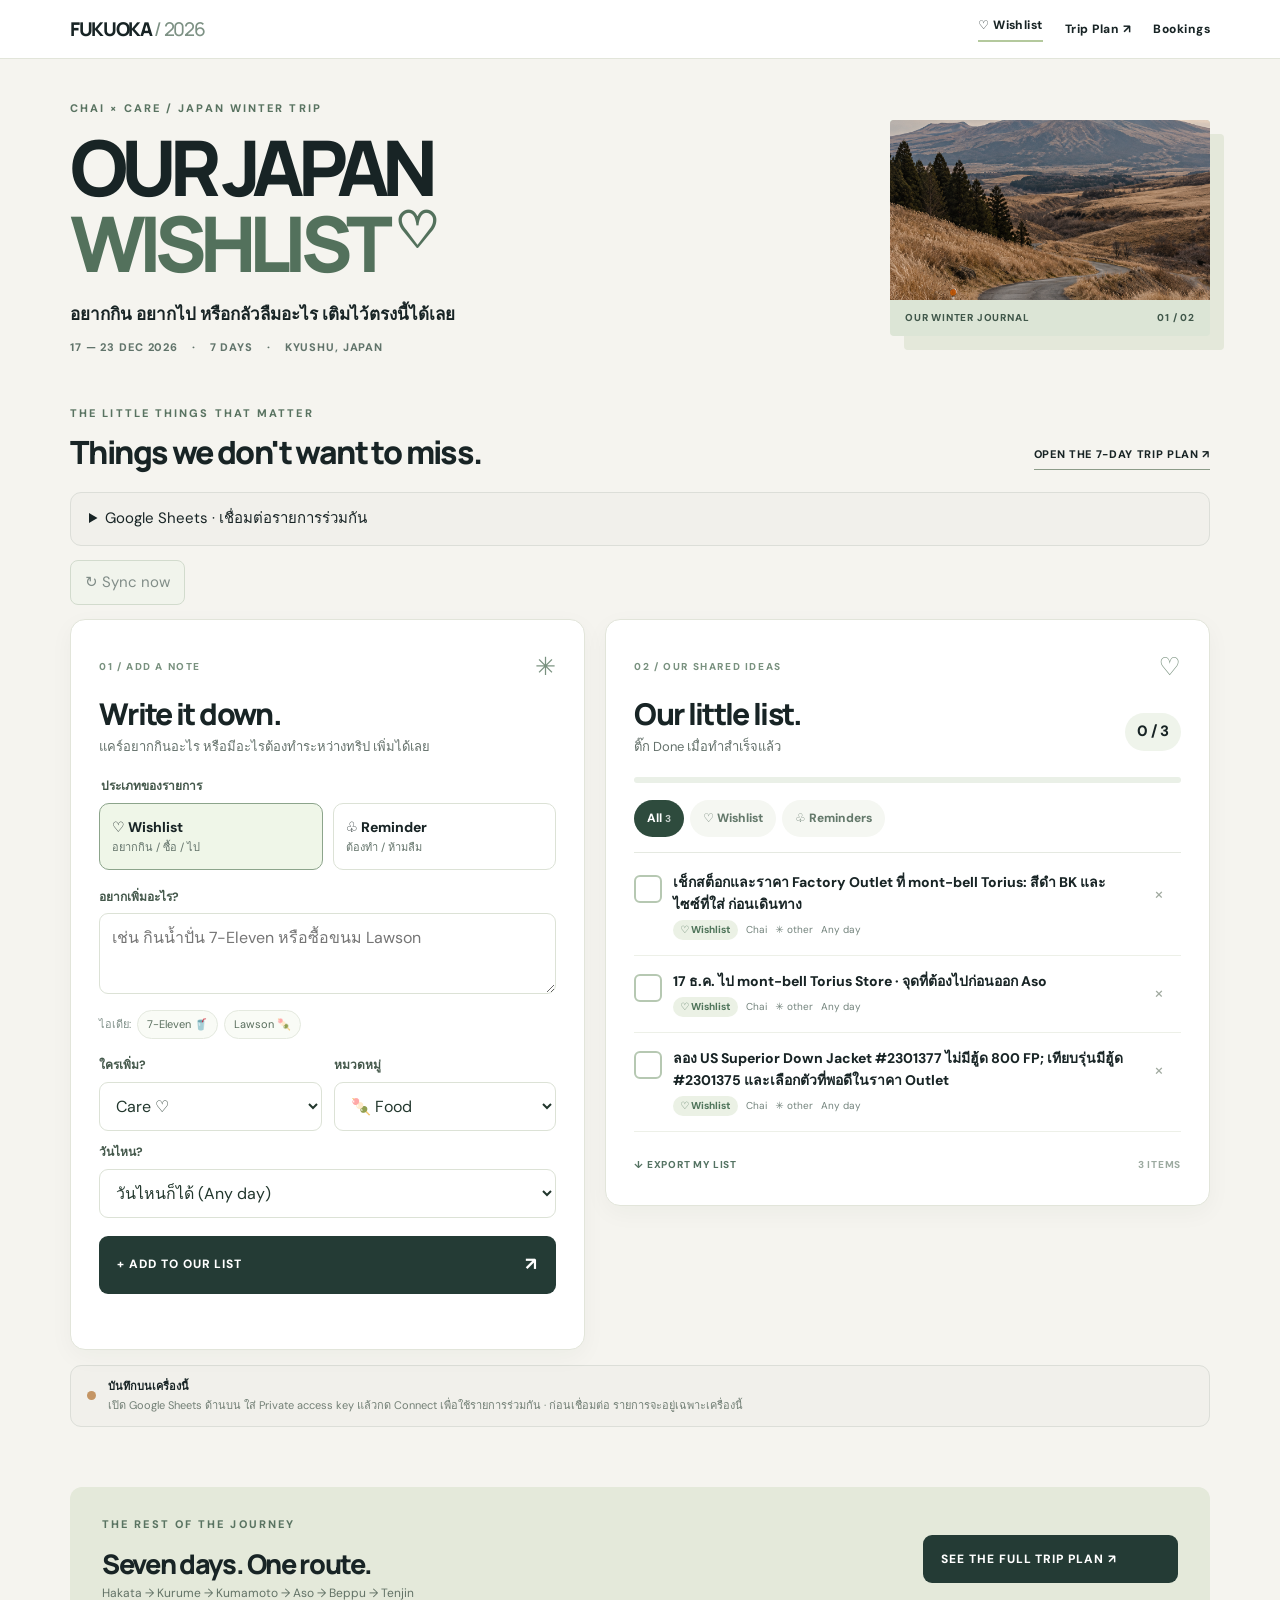
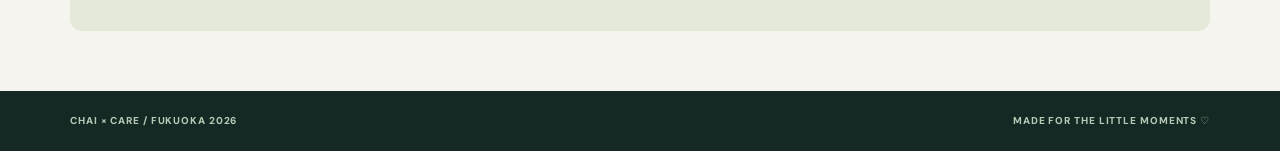
<file: index.html>
<!doctype html>
<html lang="th">
<head>
<meta charset="utf-8">
<meta name="viewport" content="width=device-width, initial-scale=1">
<meta name="theme-color" content="#101a1b">
<meta name="description" content="Our Wishlist — สิ่งที่ Chai และ Care อยากกิน อยากไป และต้องไม่ลืมในทริป Fukuoka 2026">
<title>Our Wishlist ♡ · Fukuoka 2026</title>
<link rel="stylesheet" href="home.css?v=20261112-sync4">
<script>
(function () {
  const p=new URLSearchParams(location.search);
  const legacy=['#itinerary','#route','#places','#stays','#budget','#checklist','#print-plan'];
  if (p.has('day') || legacy.includes(location.hash)) {
    location.replace('plan.html'+location.search+location.hash);
  }
})();
</script>
<script src="sync.js?v=20261112-sync4" defer></script>
<script src="home.js?v=20261112-sync4" defer></script>
</head>
<body>
<a class="skip" href="#new-entry">ข้ามไปเพิ่มรายการ</a>
<header class="nav-shell"><div class="nav-inner">
<a class="wordmark" href="index.html">FUKUOKA <span>/ 2026</span></a>
<nav aria-label="เมนู"><a class="nav-current" href="index.html" aria-current="page">♡ Wishlist</a><a href="plan.html">Trip Plan ↗</a><a href="plan.html#checklist">Bookings</a></nav>
</div></header>
<main class="main-shell">
<section class="intro">
 <div class="intro-copy"><p class="eyebrow">CHAI × CARE / JAPAN WINTER TRIP</p><h1>OUR JAPAN<br><em>WISHLIST<span>♡</span></em></h1><p class="intro-thai">อยากกิน อยากไป หรือกลัวลืมอะไร เติมไว้ตรงนี้ได้เลย</p><p class="intro-meta">17 — 23 DEC 2026 <span class="dot">·</span> 7 DAYS <span class="dot">·</span> KYUSHU, JAPAN</p></div>
 <div class="intro-art"><div class="art-image" role="img" aria-label="ภาพบรรยากาศฤดูหนาวในคิวชู"></div><p>OUR WINTER JOURNAL <span>01 / 02</span></p></div>
</section>
<section class="workspace" aria-label="Our wishlist and reminders">
 <div class="workspace-top"><div><p class="eyebrow">THE LITTLE THINGS THAT MATTER</p><h2>Things we don't want to miss.</h2></div><a class="route-link" href="plan.html">OPEN THE 7-DAY TRIP PLAN <span aria-hidden="true">↗</span></a></div>
 <details class="sync-settings"><summary>Google Sheets · เชื่อมต่อรายการร่วมกัน</summary>
  <form id="sync-form">
   <label class="field-label" for="sync-key">รหัสผ่านสำหรับรายการของ Chai และ Care</label>
   <input id="sync-key" type="password" required minlength="32" autocomplete="off">
   <p class="help">ใช้รหัสผ่านเดียวกันทั้งสองเครื่อง · เชื่อมต่อกับรายการทริปเดิมให้อัตโนมัติ</p>
   <button type="submit">เชื่อมต่อ</button><button type="button" id="disconnect-button">ออกจากการเชื่อมต่อ</button>
  </form>
  <p id="connection-message" role="status" aria-live="polite">ใส่ค่าจากช่อง Value ของ WISHLIST_KEY แล้วกดเชื่อมต่อ</p>
 </details>
 <div class="sync-actions"><button type="button" id="refresh-button">↻ Sync now</button><button type="button" id="import-button" hidden>Import local notes once</button></div>
 <div class="workspace-grid">
  <section class="editor-card" id="new-entry" aria-labelledby="editor-title">
   <div class="card-heading"><span class="card-index">01 / ADD A NOTE</span><span aria-hidden="true">✳</span></div>
   <h3 id="editor-title">Write it down.</h3><p class="help">แคร์อยากกินอะไร หรือมีอะไรต้องทำระหว่างทริป เพิ่มได้เลย</p>
   <form id="entry-form">
    <fieldset class="entry-types"><legend>ประเภทของรายการ</legend>
      <label><input type="radio" name="type" value="wish" checked><span>♡ Wishlist</span><small>อยากกิน / ซื้อ / ไป</small></label>
      <label><input type="radio" name="type" value="reminder"><span>♧ Reminder</span><small>ต้องทำ / ห้ามลืม</small></label>
    </fieldset>
    <label class="field-label" for="entry-text">อยากเพิ่มอะไร?</label>
    <textarea id="entry-text" maxlength="300" rows="2" placeholder="เช่น กินน้ำปั่น 7-Eleven หรือซื้อขนม Lawson" required></textarea>
    <div class="suggestions"><span>ไอเดีย:</span><button type="button" data-example="ลองน้ำปั่น 7-Eleven">7-Eleven 🥤</button><button type="button" data-example="หาขนมอร่อยที่ Lawson">Lawson 🍡</button></div>
    <div class="fields-two">
      <div><label class="field-label" for="entry-author">ใครเพิ่ม?</label><select id="entry-author"><option value="Care">Care ♡</option><option value="Chai">Chai ✳</option></select></div>
      <div><label class="field-label" for="entry-category">หมวดหมู่</label><select id="entry-category"><option value="food">🍡 Food</option><option value="shop">🛍 Shopping</option><option value="places">📍 Places</option><option value="other">✳ Other</option></select></div>
    </div>
    <label class="field-label" for="entry-day">วันไหน?</label>
    <select id="entry-day"><option value="any">วันไหนก็ได้ (Any day)</option><option value="17">17 Dec · Thu</option><option value="18">18 Dec · Fri</option><option value="19">19 Dec · Sat</option><option value="20">20 Dec · Sun</option><option value="21">21 Dec · Mon</option><option value="22">22 Dec · Tue</option><option value="23">23 Dec · Wed</option></select>
    <button class="add-button" type="submit">+ ADD TO OUR LIST <span>↗</span></button>
   </form>
   <p id="form-message" role="status" aria-live="polite"></p>
  </section>
  <section class="list-card" aria-labelledby="list-title">
    <div class="card-heading"><span class="card-index">02 / OUR SHARED IDEAS</span><span aria-hidden="true">♡</span></div>
    <div class="list-heading"><div><h3 id="list-title">Our little list.</h3><p class="help">ติ๊ก Done เมื่อทำสำเร็จแล้ว</p></div><span id="progress" class="progress-count">0 / 0</span></div>
    <div class="progress-line"><span id="progress-fill"></span></div>
    <div class="tabs" role="group" aria-label="Filter list"><button type="button" class="active" data-filter="all" aria-pressed="true">All <span id="all-count">0</span></button><button type="button" data-filter="wish" aria-pressed="false">♡ Wishlist</button><button type="button" data-filter="reminder" aria-pressed="false">♧ Reminders</button></div>
    <ul id="entries" class="entries" aria-live="polite"></ul>
    <p id="empty-state" class="empty-state" hidden>ยังไม่มีรายการในหมวดนี้ มาเพิ่มสิ่งที่อยากทำด้วยกัน ♡</p>
    <div class="list-bottom"><button type="button" id="export-button">↓ EXPORT MY LIST</button><span id="entry-count">0 ITEMS</span></div>
  </section>
 </div>
 <div class="sync-note" role="status"><span class="sync-dot"></span><p><strong id="sync-title">บันทึกบนเครื่องนี้</strong><span id="sync-description">เปิด Google Sheets ด้านบน ใส่ Private access key แล้วกด Connect เพื่อใช้รายการร่วมกัน · ก่อนเชื่อมต่อ รายการจะอยู่เฉพาะเครื่องนี้</span></p></div>
</section>
<section class="plan-teaser"><div><p class="eyebrow">THE REST OF THE JOURNEY</p><h2>Seven days. One route.</h2><p>Hakata → Kurume → Kumamoto → Aso → Beppu → Tenjin</p></div><a href="plan.html" class="plan-button">SEE THE FULL TRIP PLAN ↗</a></section>
</main>
<footer><span>CHAI × CARE / FUKUOKA 2026</span><span>MADE FOR THE LITTLE MOMENTS ♡</span></footer>
</body>
</html>
</file>
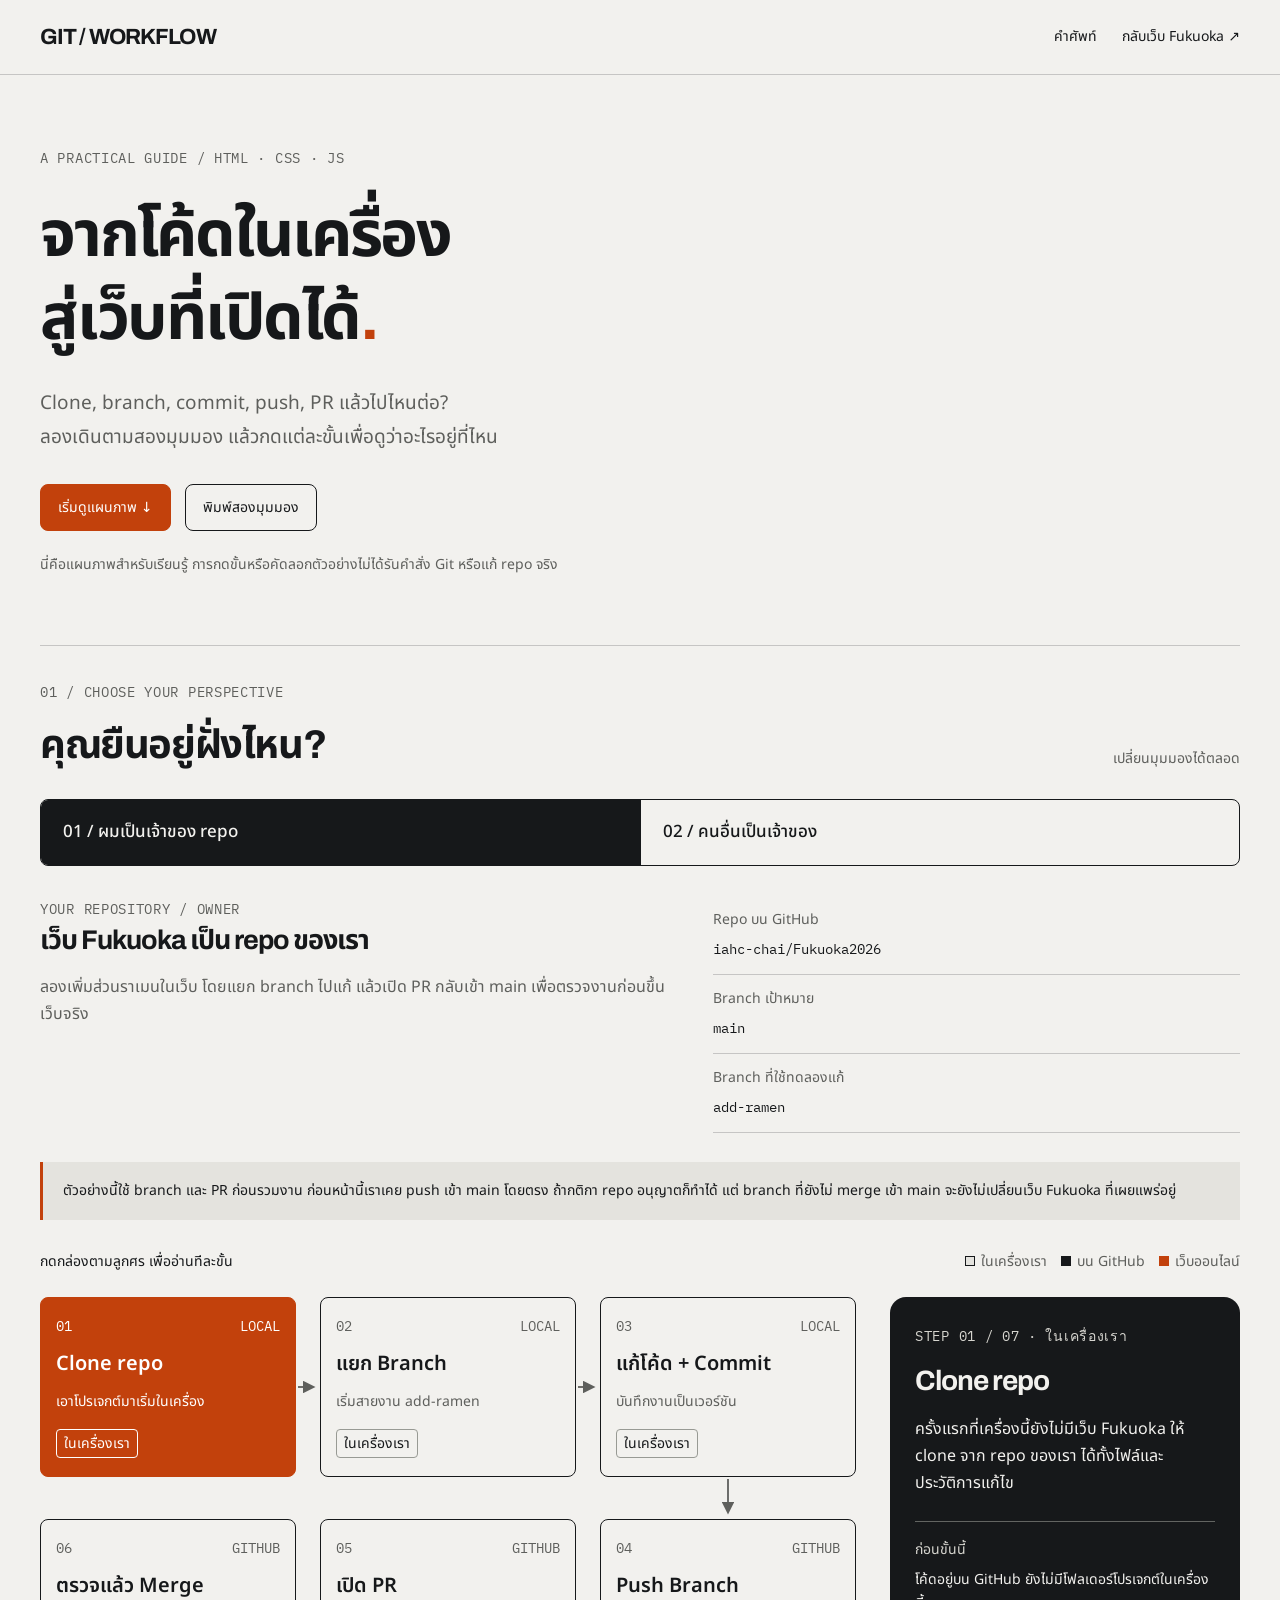
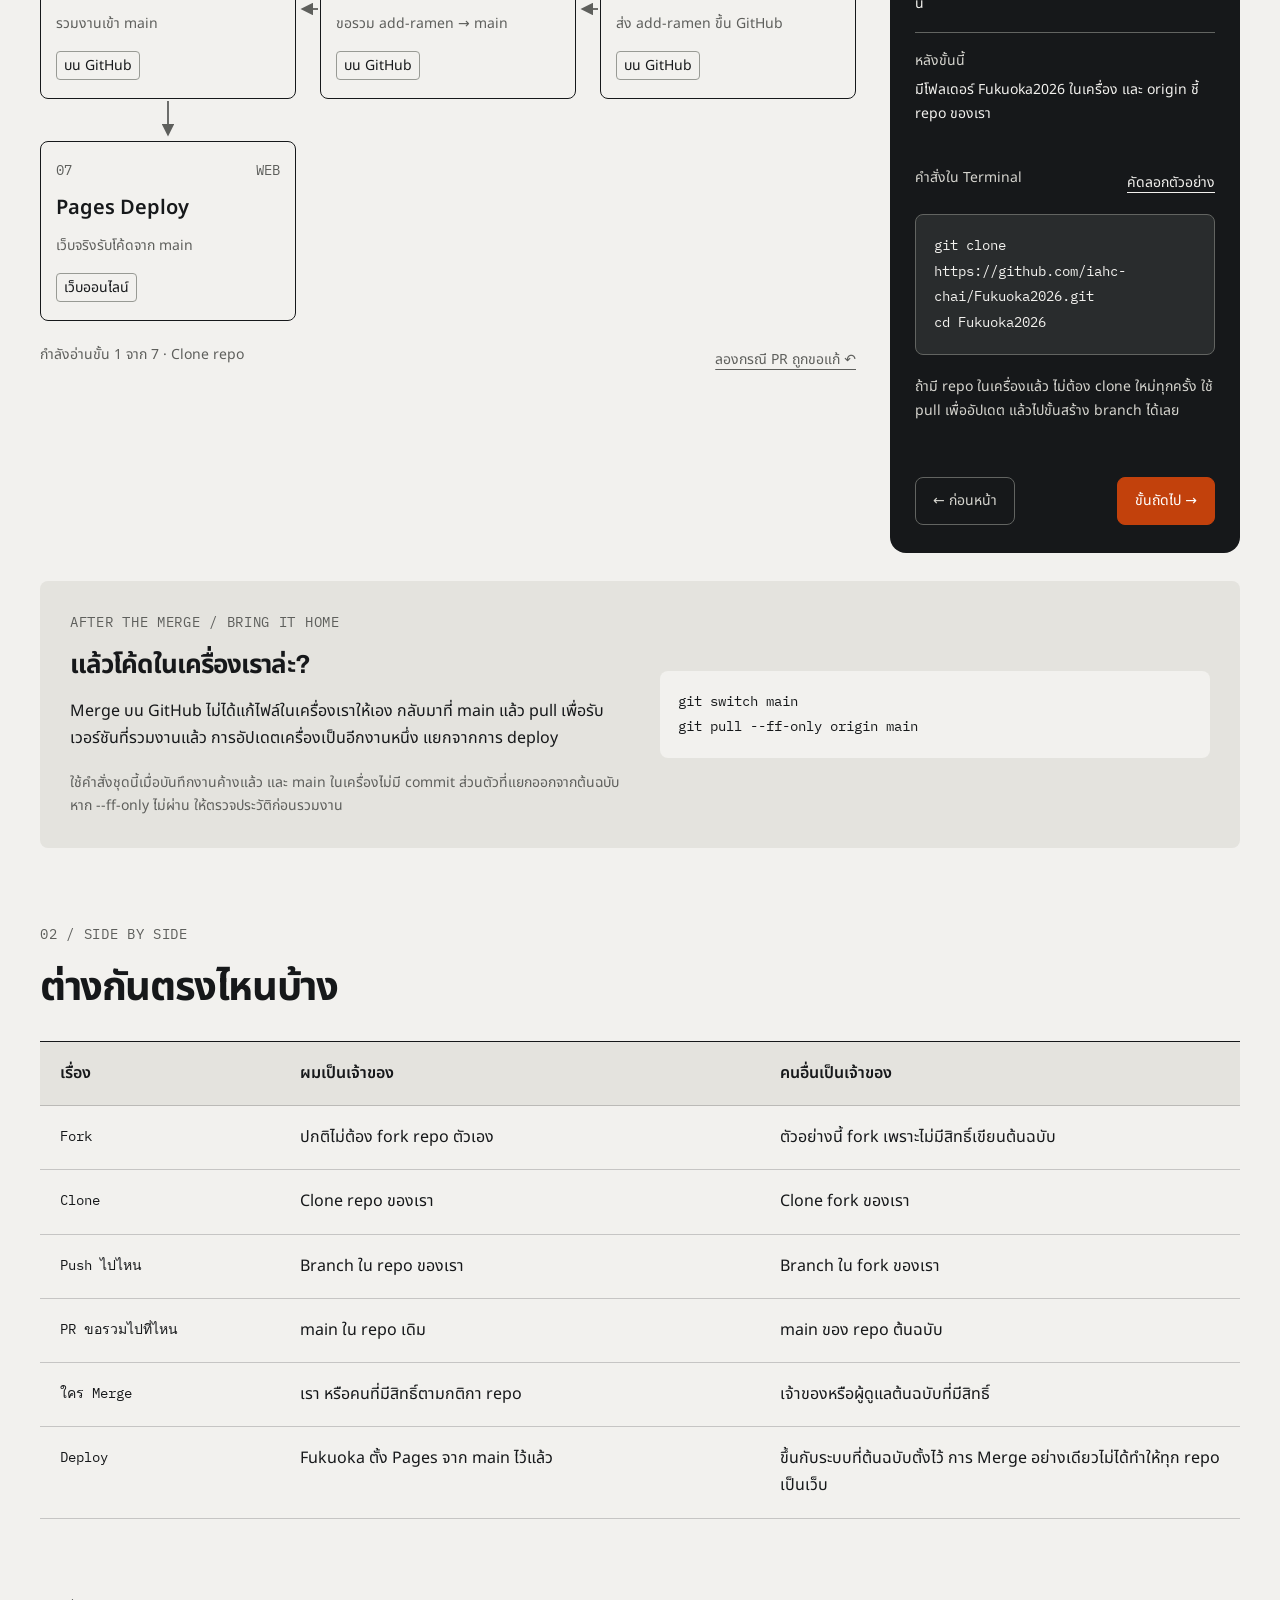
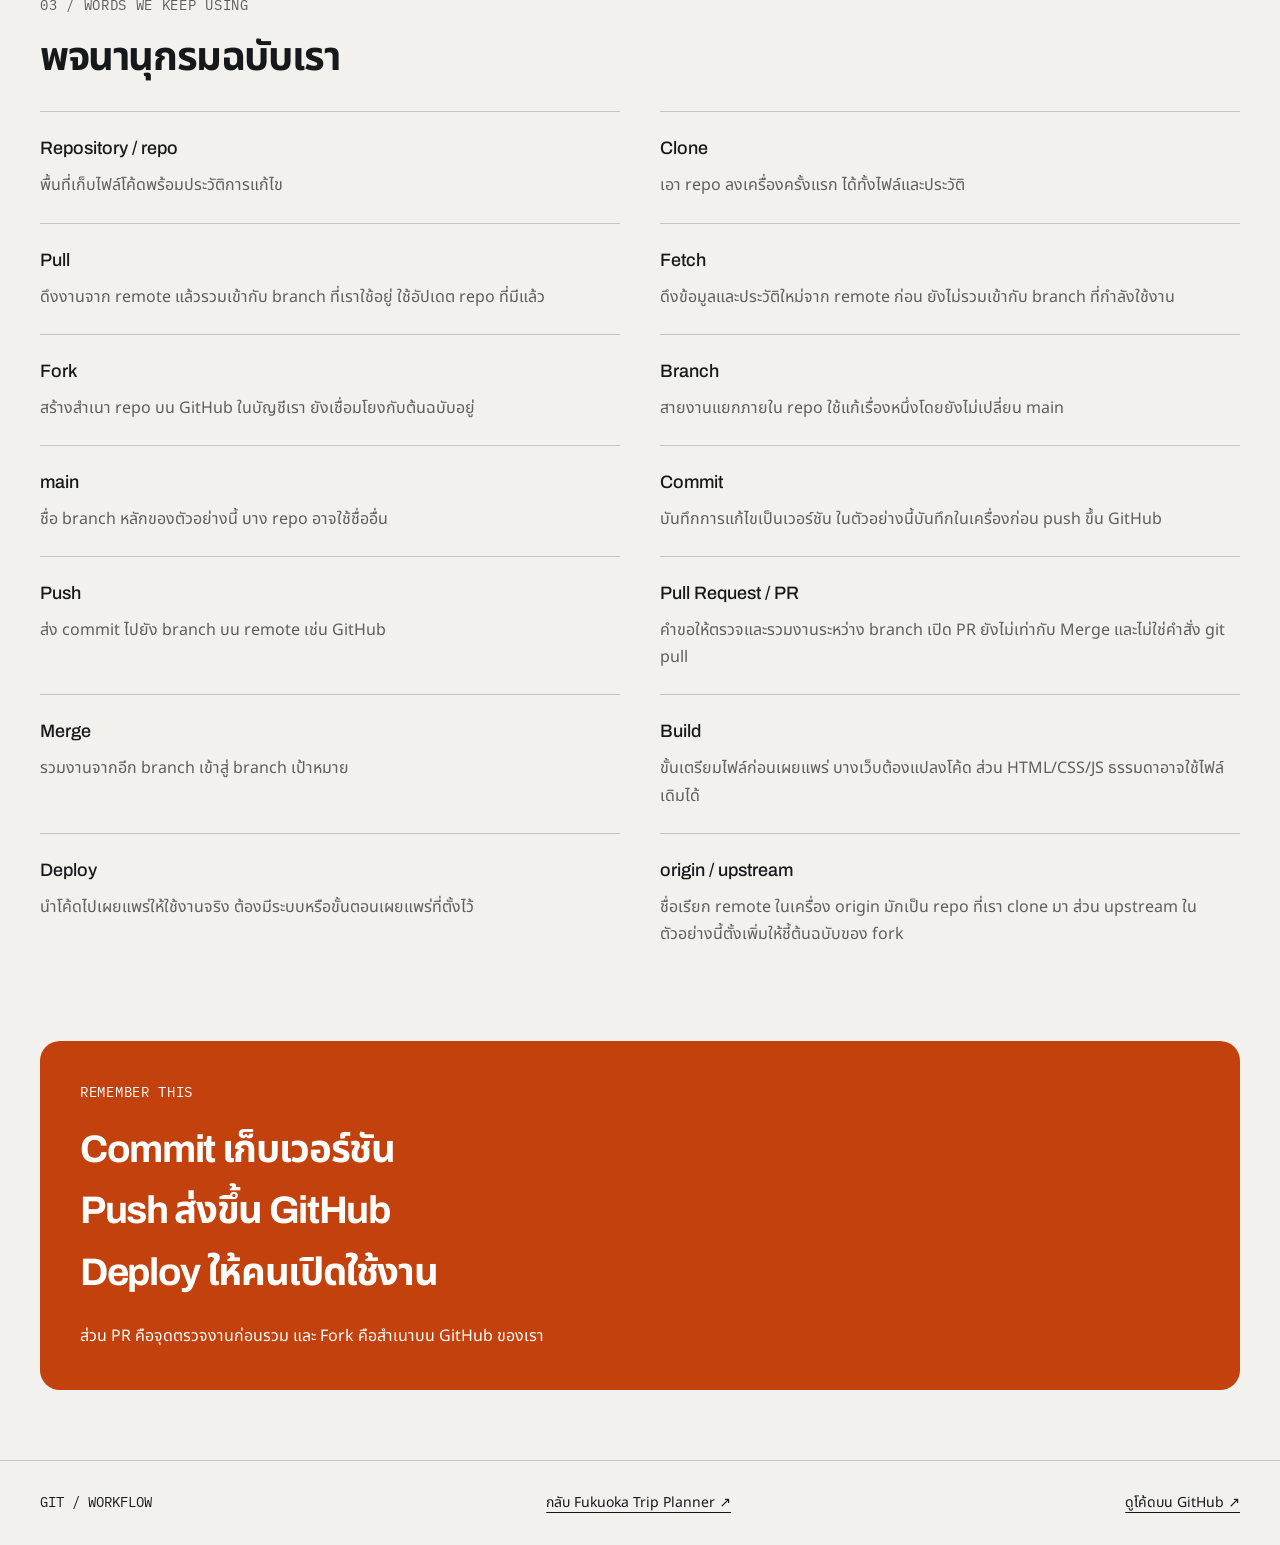
<file: github-workflow/index.html>
<!doctype html>
<html lang="th">
<head>
  <meta charset="utf-8">
  <meta name="viewport" content="width=device-width, initial-scale=1">
  <meta name="theme-color" content="#16181A">
  <meta name="description" content="เรียนรู้ GitHub ด้วยแผนภาพสองมุมมอง เจ้าของ repo และผู้ร่วมแก้ repo ของคนอื่น พร้อมคำสั่ง Git และคำศัพท์ภาษาไทย">
  <title>GitHub Workflow · เห็นภาพก่อนลงมือ</title>
  <link rel="stylesheet" href="style.css">
  <script src="script.js" defer></script>
</head>
<body>
  <a class="skip" href="#workflows">ข้ามไปแผนภาพ</a>
  <header class="site-header"><a class="wordmark" href="./">GIT / WORKFLOW</a><nav aria-label="เมนู"><a href="#glossary">คำศัพท์</a><a href="../">กลับเว็บ Fukuoka ↗</a></nav></header>
  <main>
    <section class="intro"><p class="eyebrow">A PRACTICAL GUIDE / HTML · CSS · JS</p><h1>จากโค้ดในเครื่อง<br>สู่เว็บที่เปิดได้<span>.</span></h1><p class="lead">Clone, branch, commit, push, PR แล้วไปไหนต่อ?<br>ลองเดินตามสองมุมมอง แล้วกดแต่ละขั้นเพื่อดูว่าอะไรอยู่ที่ไหน</p><div class="intro-actions"><a class="button primary" href="#workflows">เริ่มดูแผนภาพ ↓</a><button id="print-guide" class="button" type="button">พิมพ์สองมุมมอง</button></div><p class="simulation-note">นี่คือแผนภาพสำหรับเรียนรู้ การกดขั้นหรือคัดลอกตัวอย่างไม่ได้รันคำสั่ง Git หรือแก้ repo จริง</p></section>
    <section id="workflows" class="workflow-section" aria-labelledby="workflow-title">
      <div class="section-heading"><div><p class="eyebrow">01 / CHOOSE YOUR PERSPECTIVE</p><h2 id="workflow-title">คุณยืนอยู่ฝั่งไหน?</h2></div><p>เปลี่ยนมุมมองได้ตลอด</p></div>
      <div class="tabs" role="tablist" aria-label="มุมมองเจ้าของ repository"><button id="tab-owner" type="button" role="tab" aria-controls="scenario" aria-selected="true" data-scenario="owner">01 / ผมเป็นเจ้าของ repo</button><button id="tab-contributor" type="button" role="tab" aria-controls="scenario" aria-selected="false" tabindex="-1" data-scenario="contributor">02 / คนอื่นเป็นเจ้าของ</button></div>
      <div id="scenario" role="tabpanel" aria-labelledby="tab-owner">
        <div class="scenario-intro"><div><span id="scenario-kicker" class="eyebrow"></span><h3 id="scenario-title"></h3><p id="scenario-description"></p></div><dl id="repo-context" class="repo-context"></dl></div>
        <p id="scenario-note" class="scenario-note"></p>
        <div class="diagram-toolbar"><p>กดกล่องตามลูกศร เพื่ออ่านทีละขั้น</p><div class="legend" aria-label="ตำแหน่งของโค้ด"><span><i class="local-dot" aria-hidden="true"></i>ในเครื่องเรา</span><span><i class="cloud-dot" aria-hidden="true"></i>บน GitHub</span><span><i class="web-dot" aria-hidden="true"></i>เว็บออนไลน์</span></div></div>
        <div class="workspace">
          <div class="diagram-column"><div id="flow-board" class="flow-board"><svg id="flow-connectors" class="connectors" aria-hidden="true"><defs><marker id="arrow" viewBox="0 0 10 10" refX="8" refY="5" markerWidth="7" markerHeight="7" orient="auto-start-reverse"><path d="M0 0L10 5L0 10Z" fill="#5E5F5C"/></marker><marker id="arrow-active" viewBox="0 0 10 10" refX="8" refY="5" markerWidth="7" markerHeight="7" orient="auto-start-reverse"><path d="M0 0L10 5L0 10Z" fill="#A93608"/></marker></defs><g id="connector-paths"></g></svg><ol id="flow-nodes" class="flow-nodes" aria-label="ลำดับขั้นตอน GitHub workflow"></ol></div><div id="review-feedback" class="review-feedback" hidden>เจ้าของขอแก้: แก้บน branch เดิม → commit ใหม่ → push branch เดิม แล้ว PR เดิมจะอัปเดต ไม่ต้องเปิด PR ใหม่</div><div class="diagram-caption"><span id="reading-status" aria-live="polite"></span><button id="review-loop" class="text-button" type="button">ลองกรณี PR ถูกขอแก้ ↶</button></div></div>
          <section id="step-detail" class="step-detail" aria-labelledby="step-title"><p id="step-index" class="eyebrow"></p><h3 id="step-title"></h3><p id="step-description"></p><dl class="step-effects"><div><dt>ก่อนขั้นนี้</dt><dd id="step-before"></dd></div><div><dt>หลังขั้นนี้</dt><dd id="step-after"></dd></div></dl><div class="command-heading"><span id="command-kind"></span><button id="copy-command" class="text-button" type="button">คัดลอกตัวอย่าง</button></div><pre id="command-block" tabindex="0"><code id="step-command"></code></pre><p id="step-tip" class="step-tip"></p><p id="copy-status" class="copy-status" role="status"></p><div class="step-controls"><button id="previous-step" class="button" type="button">← ก่อนหน้า</button><button id="next-step" class="button primary" type="button">ขั้นถัดไป →</button></div><button id="back-diagram" class="text-button back-diagram" type="button">↑ กลับไปแผนภาพ</button></section>
        </div>
        <section class="sync-section" aria-labelledby="sync-title"><div><p class="eyebrow">AFTER THE MERGE / BRING IT HOME</p><h3 id="sync-title">แล้วโค้ดในเครื่องเราล่ะ?</h3><p id="sync-description"></p><p class="sync-note">ใช้คำสั่งชุดนี้เมื่อบันทึกงานค้างแล้ว และ main ในเครื่องไม่มี commit ส่วนตัวที่แยกออกจากต้นฉบับ หาก --ff-only ไม่ผ่าน ให้ตรวจประวัติก่อนรวมงาน</p></div><pre tabindex="0"><code id="sync-command"></code></pre></section>
      </div>
    </section>
    <section class="comparison-section" aria-labelledby="comparison-title"><p class="eyebrow">02 / SIDE BY SIDE</p><h2 id="comparison-title">ต่างกันตรงไหนบ้าง</h2><div class="table-scroll" role="region" aria-label="ตารางเปรียบเทียบสองมุมมอง" tabindex="0"><table><thead><tr><th scope="col">เรื่อง</th><th scope="col">ผมเป็นเจ้าของ</th><th scope="col">คนอื่นเป็นเจ้าของ</th></tr></thead><tbody><tr><th scope="row">Fork</th><td>ปกติไม่ต้อง fork repo ตัวเอง</td><td>ตัวอย่างนี้ fork เพราะไม่มีสิทธิ์เขียนต้นฉบับ</td></tr><tr><th scope="row">Clone</th><td>Clone repo ของเรา</td><td>Clone fork ของเรา</td></tr><tr><th scope="row">Push ไปไหน</th><td>Branch ใน repo ของเรา</td><td>Branch ใน fork ของเรา</td></tr><tr><th scope="row">PR ขอรวมไปที่ไหน</th><td>main ใน repo เดิม</td><td>main ของ repo ต้นฉบับ</td></tr><tr><th scope="row">ใคร Merge</th><td>เรา หรือคนที่มีสิทธิ์ตามกติกา repo</td><td>เจ้าของหรือผู้ดูแลต้นฉบับที่มีสิทธิ์</td></tr><tr><th scope="row">Deploy</th><td>Fukuoka ตั้ง Pages จาก main ไว้แล้ว</td><td>ขึ้นกับระบบที่ต้นฉบับตั้งไว้ การ Merge อย่างเดียวไม่ได้ทำให้ทุก repo เป็นเว็บ</td></tr></tbody></table></div></section>
    <section id="glossary" class="glossary-section" aria-labelledby="glossary-title"><p class="eyebrow">03 / WORDS WE KEEP USING</p><h2 id="glossary-title">พจนานุกรมฉบับเรา</h2><dl class="glossary"><div><dt>Repository / repo</dt><dd>พื้นที่เก็บไฟล์โค้ดพร้อมประวัติการแก้ไข</dd></div><div><dt>Clone</dt><dd>เอา repo ลงเครื่องครั้งแรก ได้ทั้งไฟล์และประวัติ</dd></div><div><dt>Pull</dt><dd>ดึงงานจาก remote แล้วรวมเข้ากับ branch ที่เราใช้อยู่ ใช้อัปเดต repo ที่มีแล้ว</dd></div><div><dt>Fetch</dt><dd>ดึงข้อมูลและประวัติใหม่จาก remote ก่อน ยังไม่รวมเข้ากับ branch ที่กำลังใช้งาน</dd></div><div><dt>Fork</dt><dd>สร้างสำเนา repo บน GitHub ในบัญชีเรา ยังเชื่อมโยงกับต้นฉบับอยู่</dd></div><div><dt>Branch</dt><dd>สายงานแยกภายใน repo ใช้แก้เรื่องหนึ่งโดยยังไม่เปลี่ยน main</dd></div><div><dt>main</dt><dd>ชื่อ branch หลักของตัวอย่างนี้ บาง repo อาจใช้ชื่ออื่น</dd></div><div><dt>Commit</dt><dd>บันทึกการแก้ไขเป็นเวอร์ชัน ในตัวอย่างนี้บันทึกในเครื่องก่อน push ขึ้น GitHub</dd></div><div><dt>Push</dt><dd>ส่ง commit ไปยัง branch บน remote เช่น GitHub</dd></div><div><dt>Pull Request / PR</dt><dd>คำขอให้ตรวจและรวมงานระหว่าง branch เปิด PR ยังไม่เท่ากับ Merge และไม่ใช่คำสั่ง git pull</dd></div><div><dt>Merge</dt><dd>รวมงานจากอีก branch เข้าสู่ branch เป้าหมาย</dd></div><div><dt>Build</dt><dd>ขั้นเตรียมไฟล์ก่อนเผยแพร่ บางเว็บต้องแปลงโค้ด ส่วน HTML/CSS/JS ธรรมดาอาจใช้ไฟล์เดิมได้</dd></div><div><dt>Deploy</dt><dd>นำโค้ดไปเผยแพร่ให้ใช้งานจริง ต้องมีระบบหรือขั้นตอนเผยแพร่ที่ตั้งไว้</dd></div><div><dt>origin / upstream</dt><dd>ชื่อเรียก remote ในเครื่อง origin มักเป็น repo ที่เรา clone มา ส่วน upstream ในตัวอย่างนี้ตั้งเพิ่มให้ชี้ต้นฉบับของ fork</dd></div></dl></section>
    <section class="takeaway"><p class="eyebrow">REMEMBER THIS</p><h2>Commit เก็บเวอร์ชัน<br>Push ส่งขึ้น GitHub<br>Deploy ให้คนเปิดใช้งาน</h2><p>ส่วน PR คือจุดตรวจงานก่อนรวม และ Fork คือสำเนาบน GitHub ของเรา</p></section>
    <section id="print-workflows" class="print-workflows" aria-label="คู่มือสองมุมมองสำหรับพิมพ์"></section>
  </main>
  <footer><span>GIT / WORKFLOW</span><a href="../">กลับ Fukuoka Trip Planner ↗</a><a href="https://github.com/iahc-chai/Fukuoka2026" target="_blank" rel="noopener noreferrer">ดูโค้ดบน GitHub ↗</a></footer>
  <noscript><p class="noscript">เปิด JavaScript เพื่อใช้แผนภาพแบบกดดูแต่ละขั้น ตารางเปรียบเทียบและคำศัพท์ด้านล่างยังอ่านได้</p></noscript>
</body>
</html>
</file>
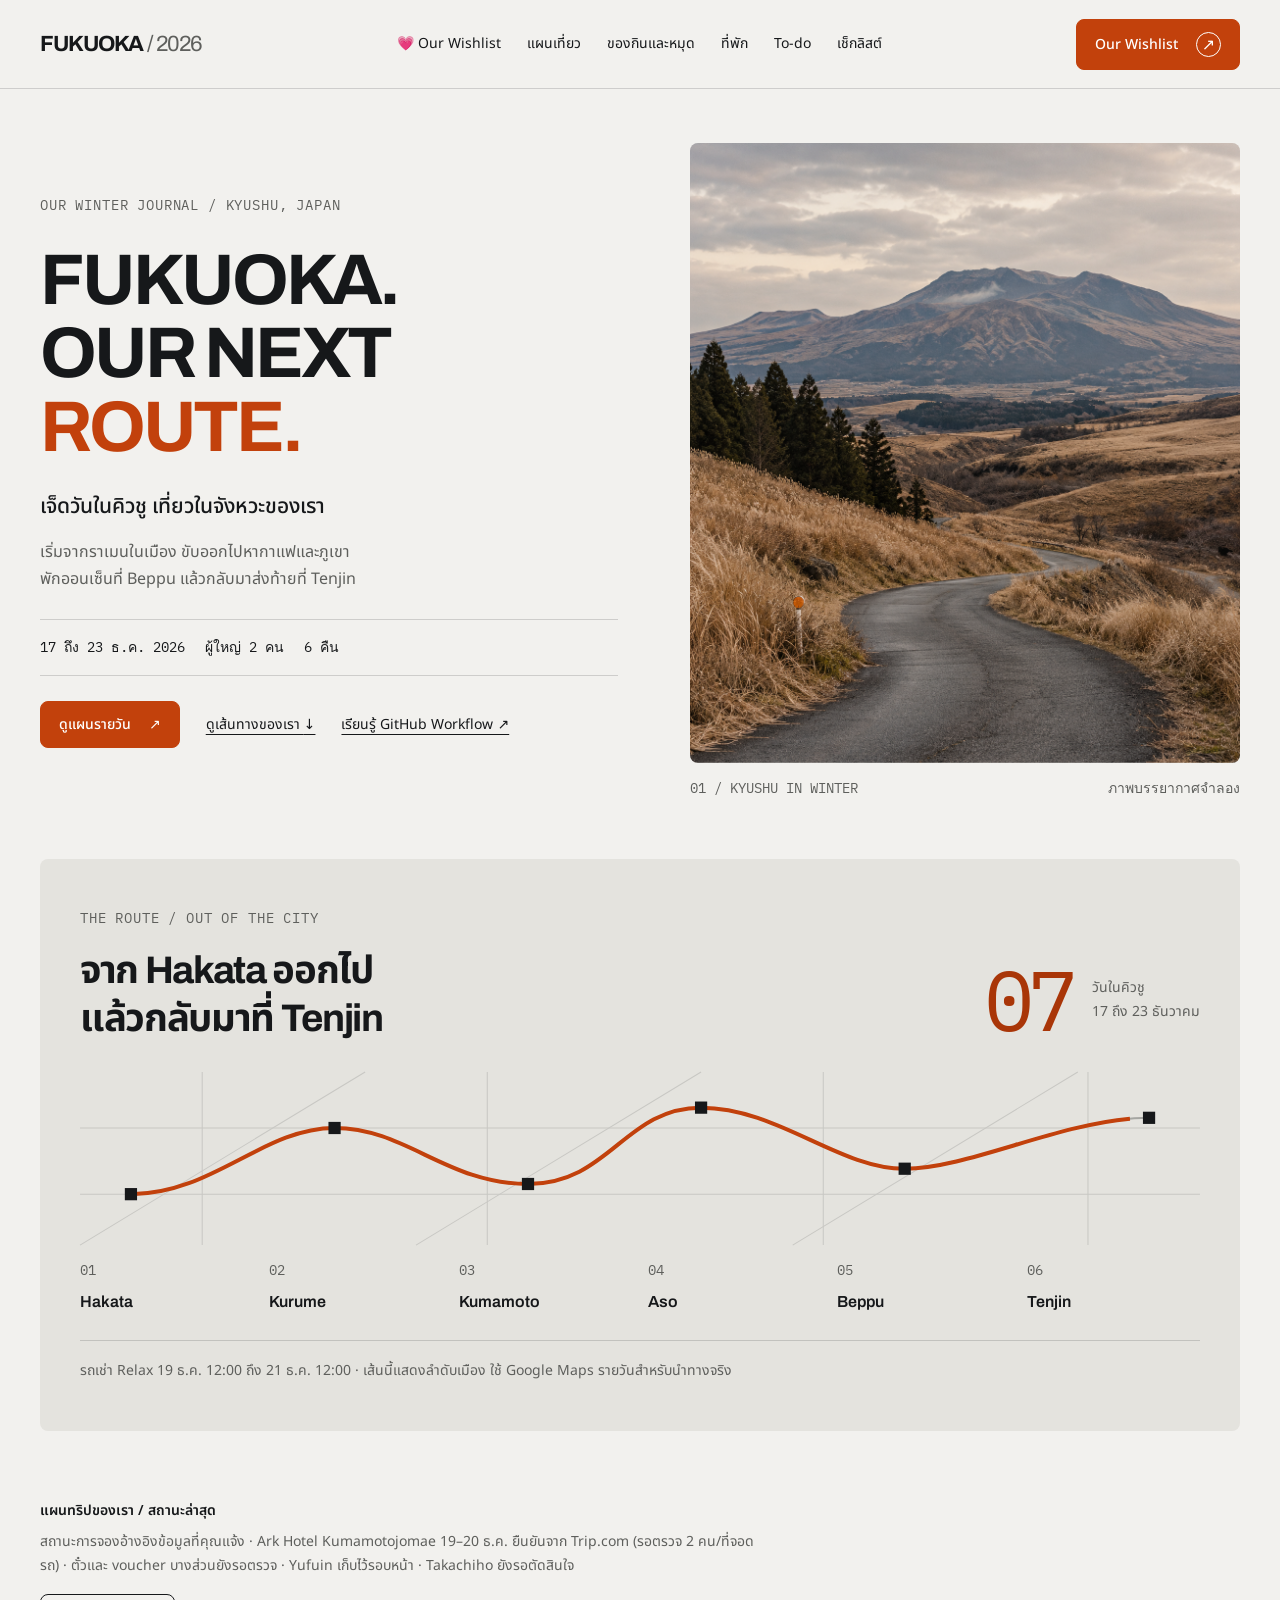
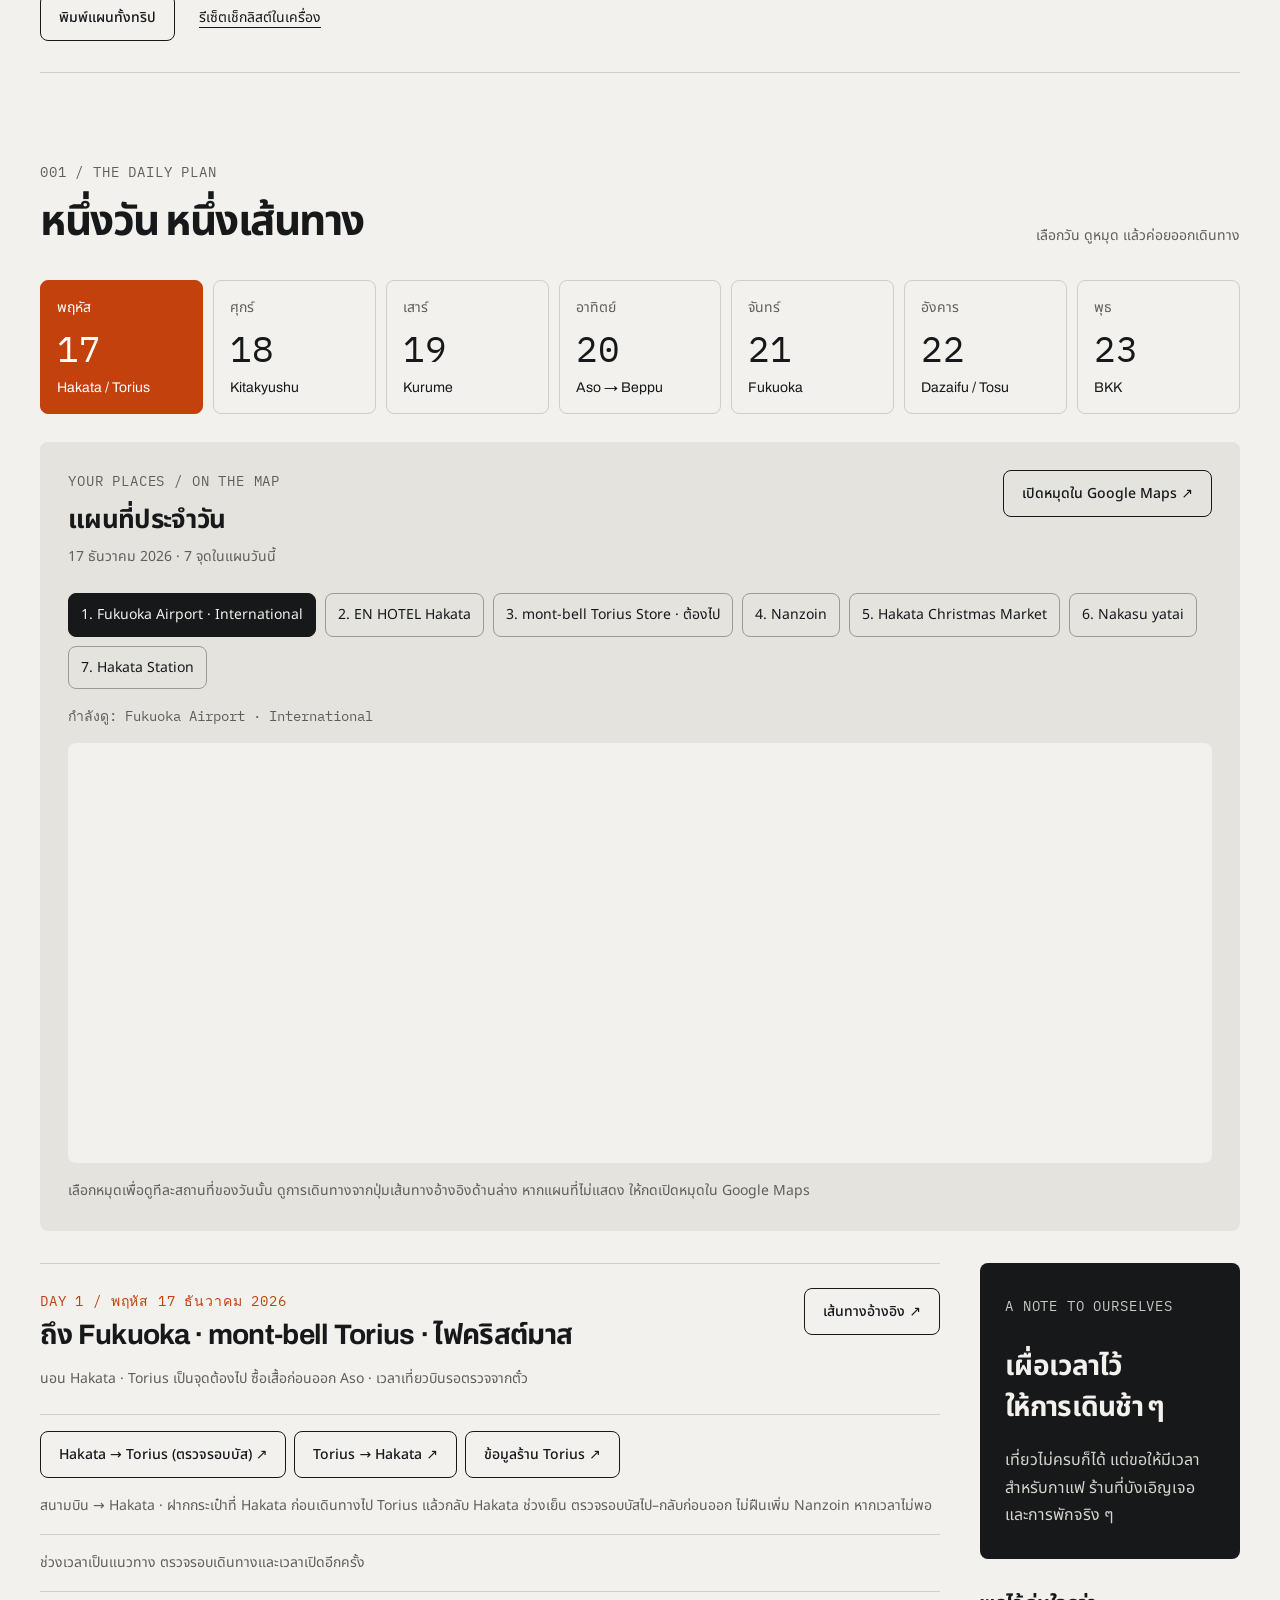
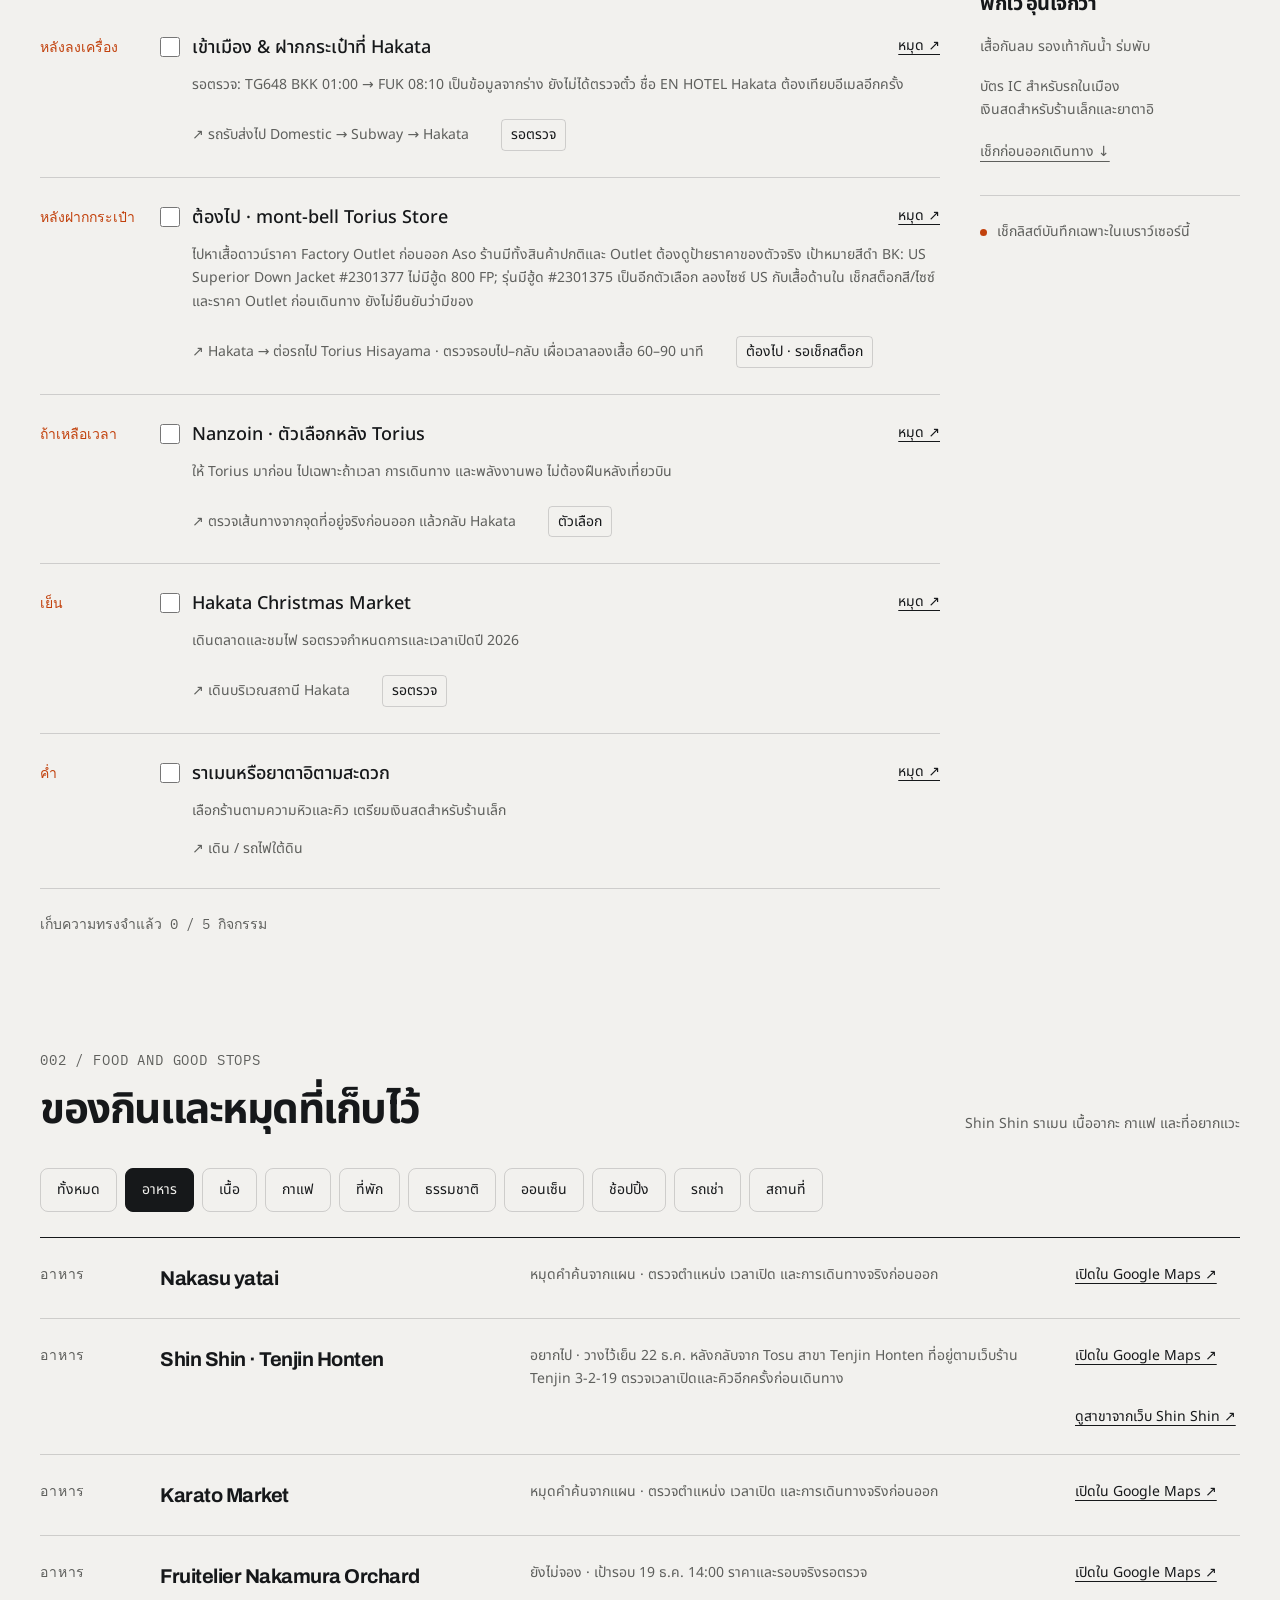
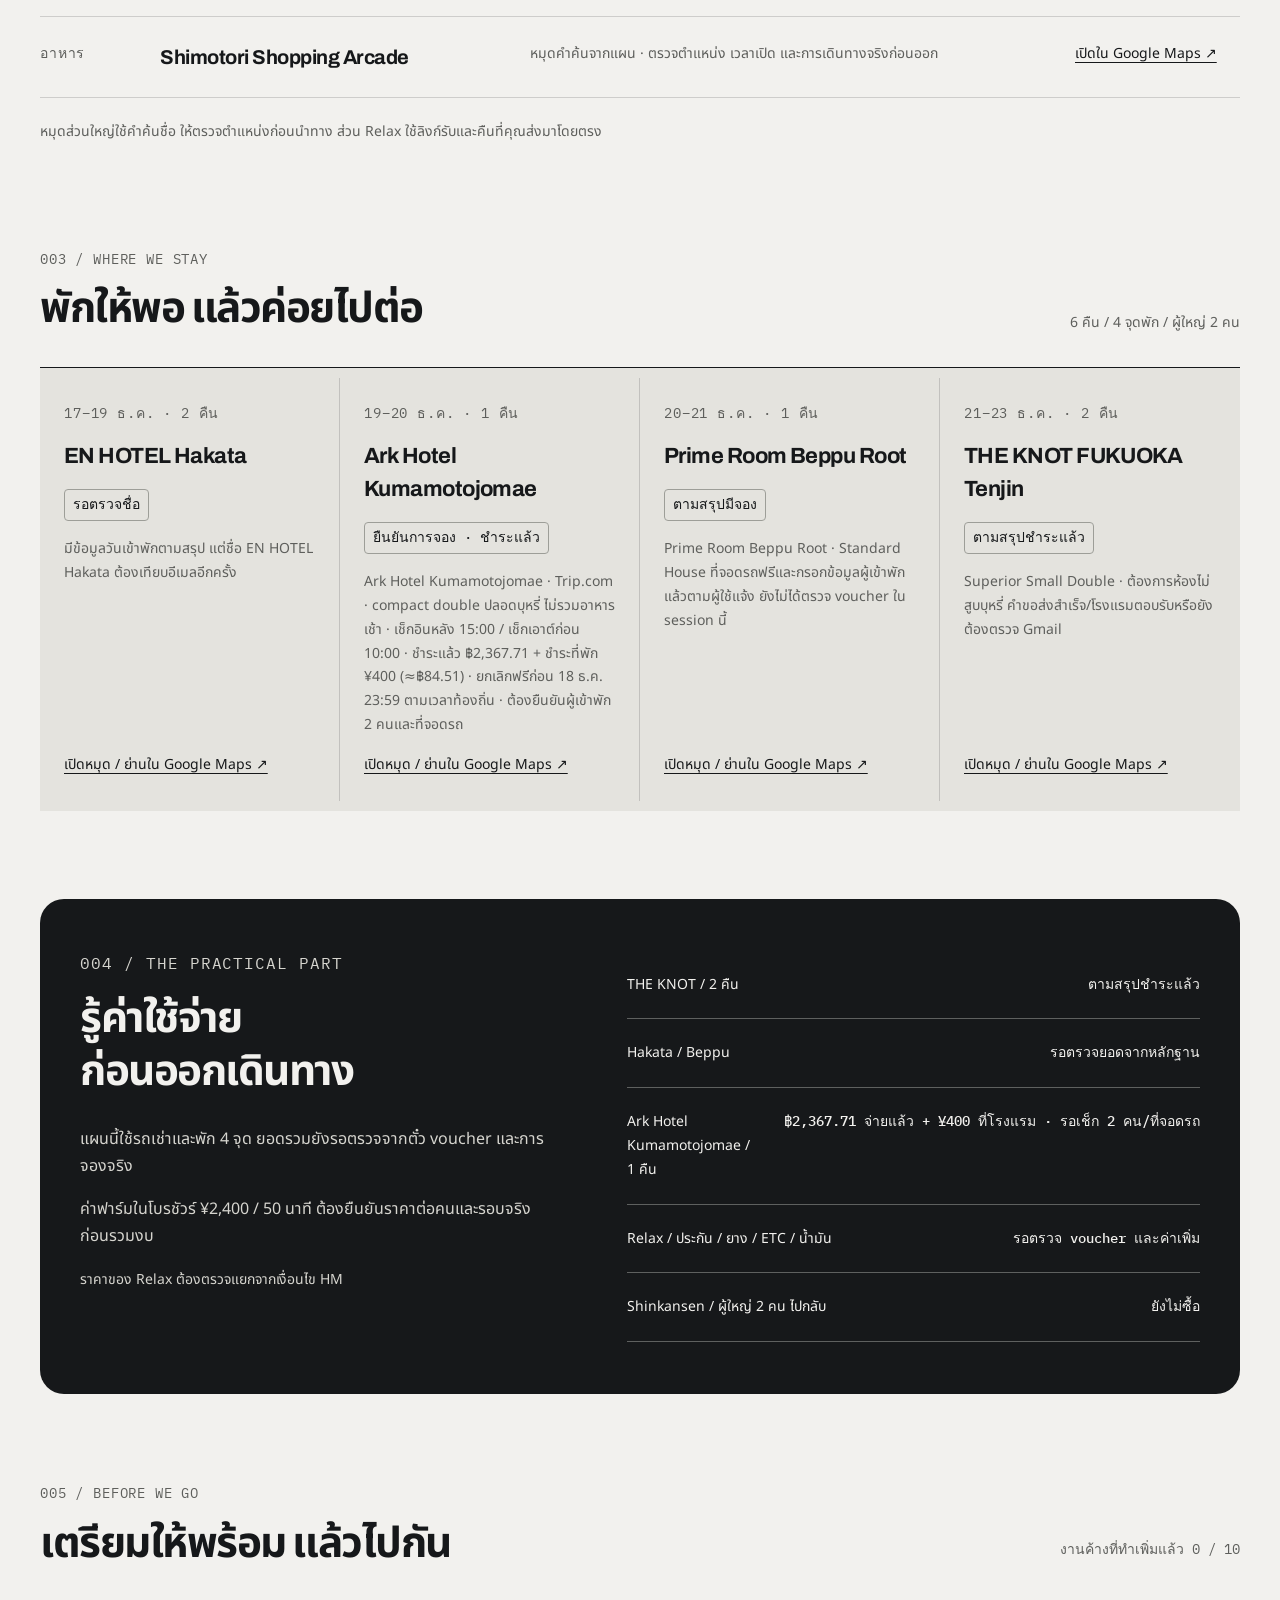
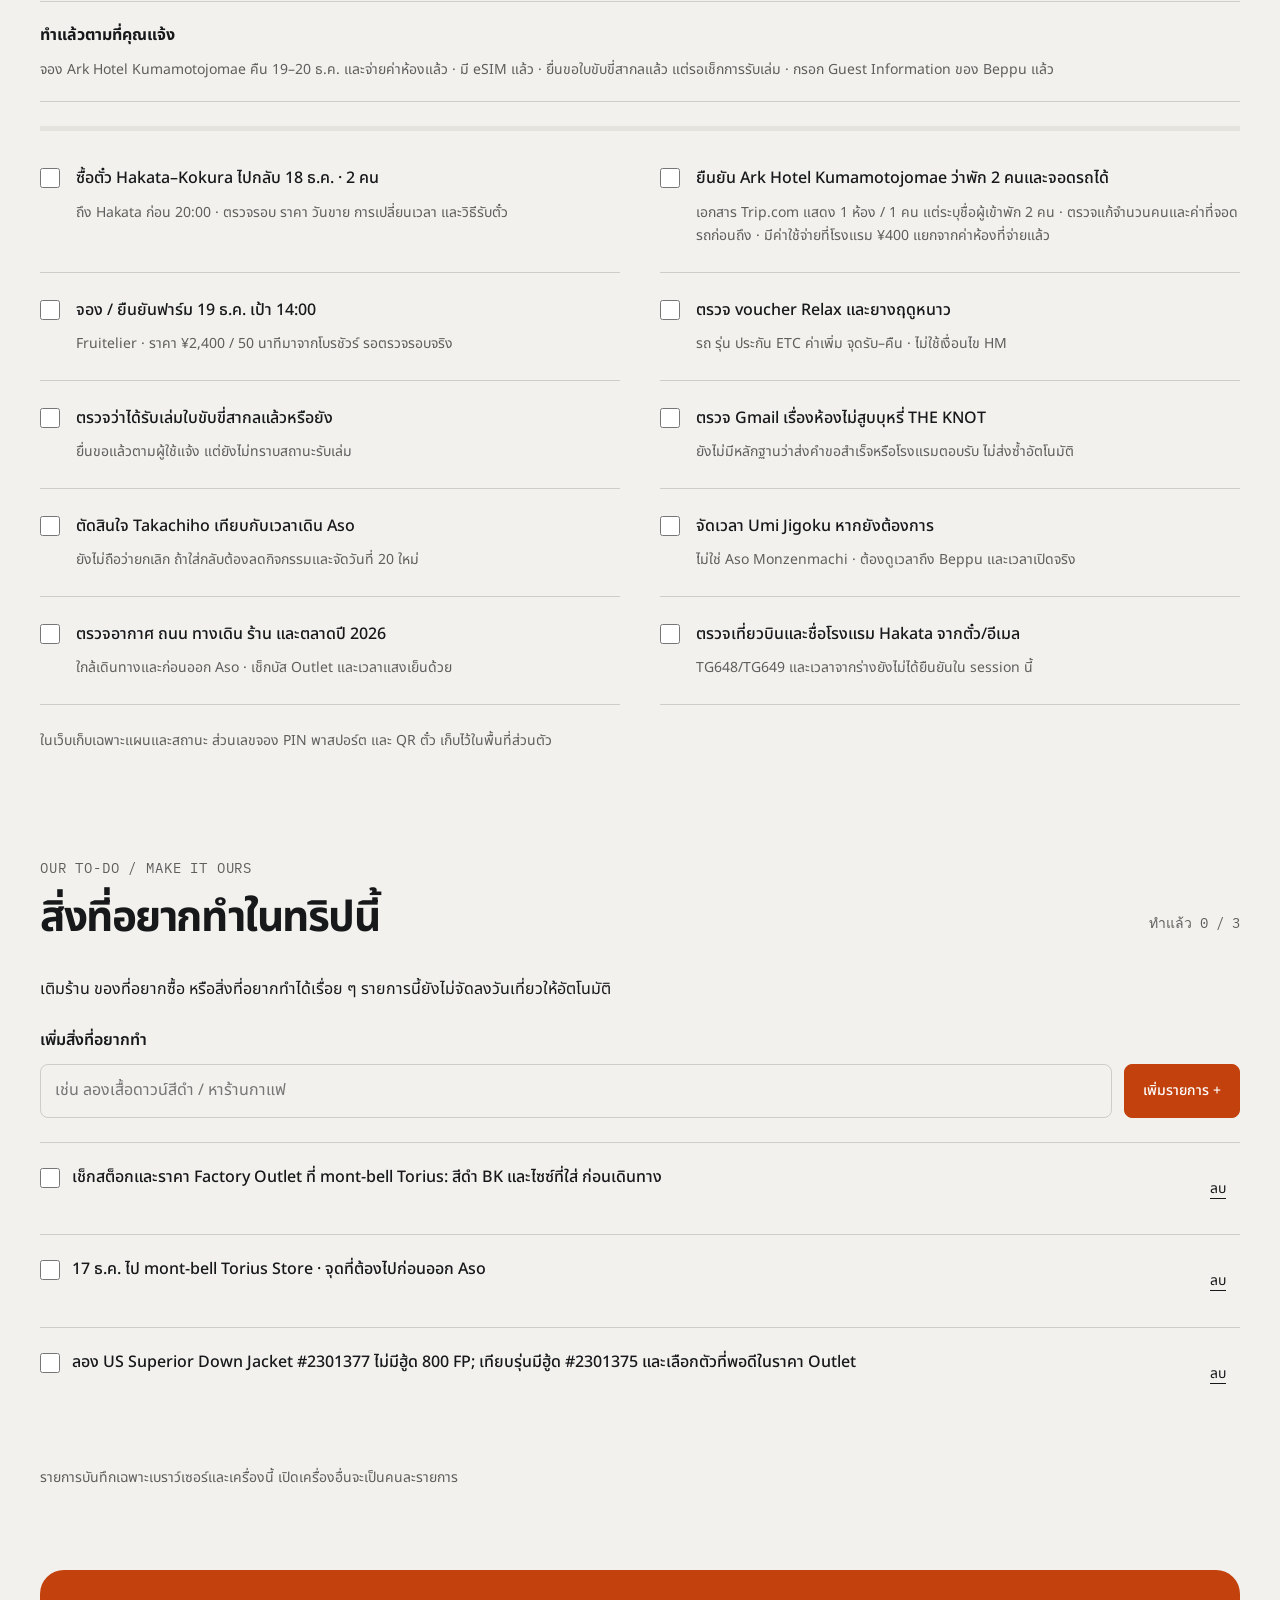
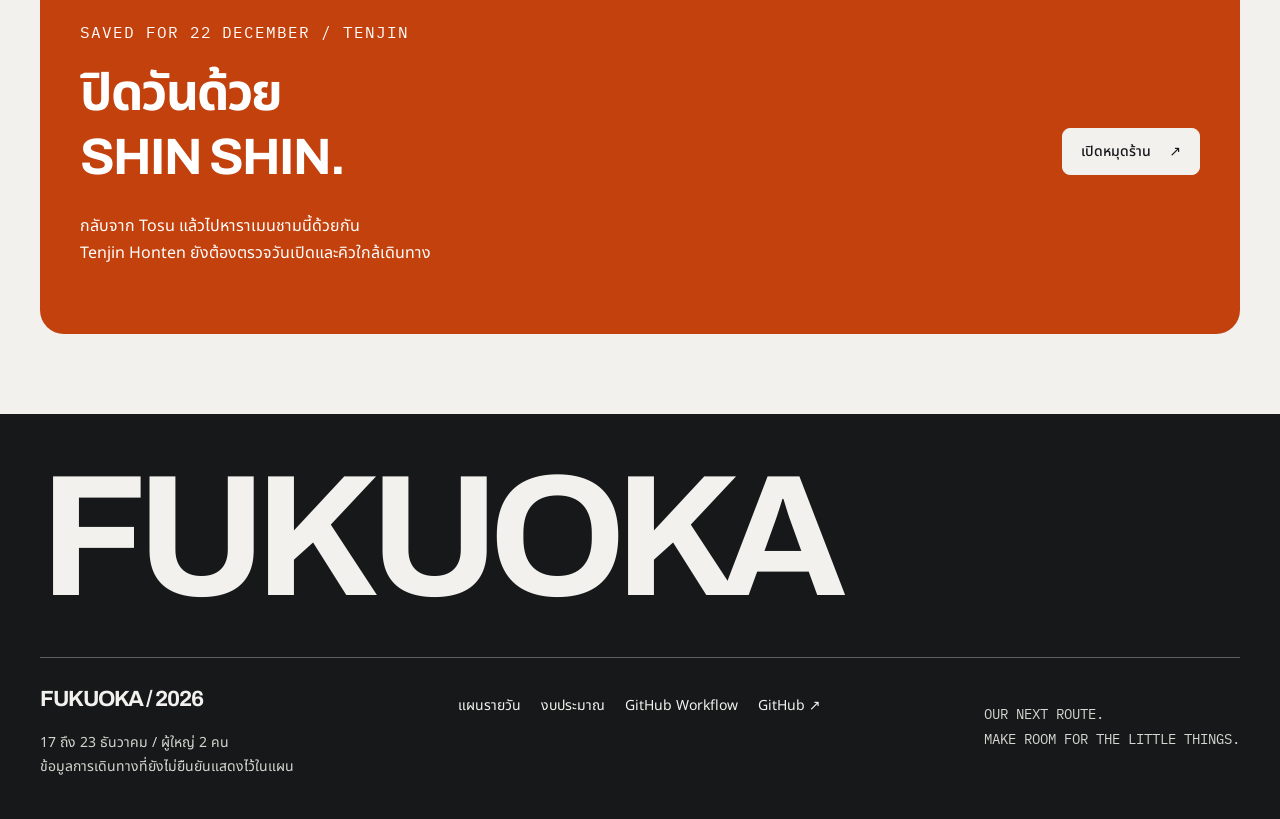
<file: plan.html>
<!doctype html>
<html lang="th">
<head>
  <meta charset="utf-8">
  <meta name="viewport" content="width=device-width, initial-scale=1">
  <meta name="theme-color" content="#16181A">
  <meta name="description" content="Fukuoka และ Kyushu 17 ถึง 23 ธันวาคม 2026 แผนรายวัน แผนที่ ร้านอาหาร ที่พัก และเช็กลิสต์ของเรา">
  <title>Trip Plan · Fukuoka 2026</title>
  <link rel="stylesheet" href="style.css?v=20261107-torius">
  <script src="trip.js?v=20261107-torius" defer></script>
  <script src="script.js?v=20261107-torius" defer></script>
</head>
<body>
  <a class="skip-link" href="#itinerary">ข้ามไปแผนเที่ยว</a>
  <header class="topbar"><div class="topbar-inner">
    <a class="brand" href="index.html">FUKUOKA<span> / 2026</span></a>
    <nav aria-label="เมนูหลัก"><a href="index.html">💗 Our Wishlist</a><a href="#itinerary">แผนเที่ยว</a><a href="#places">ของกินและหมุด</a><a href="#stays">ที่พัก</a><a href="#wishlist">To-do</a><a href="#checklist">เช็กลิสต์</a></nav>
    <a class="button button-accent nav-action" href="index.html">Our Wishlist <span class="arrow-circle" aria-hidden="true">↗</span></a>
  </div></header>
  <main>
    <section class="hero" aria-labelledby="hero-title">
      <div class="hero-copy"><p class="eyebrow">OUR WINTER JOURNAL / KYUSHU, JAPAN</p><h1 id="hero-title">FUKUOKA.<br>OUR NEXT<br><span>ROUTE.</span></h1><p class="hero-thai">เจ็ดวันในคิวชู เที่ยวในจังหวะของเรา</p><p class="hero-desc">เริ่มจากราเมนในเมือง ขับออกไปหากาแฟและภูเขา<br>พักออนเซ็นที่ Beppu แล้วกลับมาส่งท้ายที่ Tenjin</p><div class="hero-meta"><span>17 ถึง 23 ธ.ค. 2026</span><span>ผู้ใหญ่ 2 คน</span><span>6 คืน</span></div><div class="hero-actions"><a class="button button-accent" href="#itinerary">ดูแผนรายวัน <span aria-hidden="true">↗</span></a><a class="text-link" href="#route">ดูเส้นทางของเรา <span aria-hidden="true">↓</span></a><a class="text-link" href="github-workflow/">เรียนรู้ GitHub Workflow ↗</a></div></div>
      <figure class="hero-portrait"><div class="hero-image-wrap"><img src="assets/kyushu-winter.png" alt="ภาพประกอบถนนเงียบผ่านทุ่งหญ้าฤดูหนาวกับแนวภูเขาในคิวชู" width="1122" height="1402" fetchpriority="high"></div><figcaption><span>01 / KYUSHU IN WINTER</span><span>ภาพบรรยากาศจำลอง</span></figcaption></figure>
    </section>
    <section id="route" class="route-section" aria-labelledby="route-title">
      <div class="route-heading"><div><p class="eyebrow">THE ROUTE / OUT OF THE CITY</p><h2 id="route-title">จาก Hakata ออกไป<br>แล้วกลับมาที่ Tenjin</h2></div><div class="route-count"><strong id="route-counter">07</strong><span>วันในคิวชู<br>17 ถึง 23 ธันวาคม</span></div></div>
      <svg class="route-drawing" viewBox="0 0 1100 170" role="img" aria-labelledby="route-svg-title"><title id="route-svg-title">แผนภาพเส้นทาง Hakata ผ่าน Kurume Kumamoto Aso Beppu และกลับ Tenjin ไม่ใช่แผนที่สำหรับนำทาง</title><g class="road-network" fill="none"><path d="M0 120H1100M0 55H1100M120 0V170M400 0V170M730 0V170M990 0V170"/><path d="M0 170 280 0M330 170 610 0M700 170 980 0"/></g><path class="route-base" d="M50 120C130 120 180 55 250 55S360 110 440 110S535 35 610 35S745 95 810 95S970 45 1050 45"/><path class="route-trace" pathLength="1" d="M50 120C130 120 180 55 250 55S360 110 440 110S535 35 610 35S745 95 810 95S970 45 1050 45"/><g class="route-markers"><rect x="44" y="114" width="12" height="12"/><rect class="intermediate-marker" x="244" y="49" width="12" height="12"/><rect class="intermediate-marker" x="434" y="104" width="12" height="12"/><rect class="intermediate-marker" x="604" y="29" width="12" height="12"/><rect class="intermediate-marker" x="804" y="89" width="12" height="12"/><rect x="1044" y="39" width="12" height="12"/></g></svg>
      <ol class="route-stops"><li><span>01</span> Hakata</li><li><span>02</span> Kurume</li><li><span>03</span> Kumamoto</li><li><span>04</span> Aso</li><li><span>05</span> Beppu</li><li><span>06</span> Tenjin</li></ol>
      <p class="route-caption">รถเช่า Relax 19 ธ.ค. 12:00 ถึง 21 ธ.ค. 12:00 · เส้นนี้แสดงลำดับเมือง ใช้ Google Maps รายวันสำหรับนำทางจริง</p>
    </section>
    <div class="source-banner"><strong>แผนทริปของเรา / สถานะล่าสุด</strong><p>สถานะการจองอ้างอิงข้อมูลที่คุณแจ้ง · Ark Hotel Kumamotojomae 19–20 ธ.ค. ยืนยันจาก Trip.com (รอตรวจ 2 คน/ที่จอดรถ) · ตั๋วและ voucher บางส่วนยังรอตรวจ · Yufuin เก็บไว้รอบหน้า · Takachiho ยังรอตัดสินใจ</p><div class="toolbar"><button id="print-trip" class="button" type="button">พิมพ์แผนทั้งทริป</button><button id="reset-checklist" class="text-button" type="button">รีเซ็ตเช็กลิสต์ในเครื่อง</button></div></div>
    <section id="itinerary" class="section" aria-labelledby="itinerary-title">
      <div class="section-heading"><div><p class="eyebrow">001 / THE DAILY PLAN</p><h2 id="itinerary-title">หนึ่งวัน หนึ่งเส้นทาง</h2></div><p>เลือกวัน ดูหมุด แล้วค่อยออกเดินทาง</p></div>
      <div id="day-picker" class="day-picker" role="group" aria-label="เลือกวันเที่ยว"></div>
      <section class="daily-map" aria-labelledby="map-title">
        <div class="map-heading"><div><p class="eyebrow">YOUR PLACES / ON THE MAP</p><h3 id="map-title">แผนที่ประจำวัน</h3><p id="map-day-label"></p></div><a id="map-open-place" class="button" target="_blank" rel="noopener noreferrer">เปิดหมุดใน Google Maps ↗</a></div>
        <div id="map-pin-picker" class="map-pin-picker" role="group" aria-label="เลือกหมุดบนแผนที่ของวันนี้"></div>
        <p id="map-selection" class="map-selection" aria-live="polite"></p>
        <iframe id="day-map-frame" class="day-map-frame" title="แผนที่ Google Maps ของสถานที่ที่เลือก" loading="lazy" referrerpolicy="strict-origin-when-cross-origin" allowfullscreen></iframe>
        <div id="map-direct-only" class="map-direct-only" hidden><strong>หมุดรับและคืน Relax ที่คุณยืนยัน</strong><p>เปิดลิงก์ต้นฉบับเพื่อดูตำแหน่งและกดนำทางใน Google Maps</p></div>
        <p class="map-help">เลือกหมุดเพื่อดูทีละสถานที่ของวันนั้น ดูการเดินทางจากปุ่มเส้นทางอ้างอิงด้านล่าง หากแผนที่ไม่แสดง ให้กดเปิดหมุดใน Google Maps</p>
      </section>
      <div class="planner-grid"><div class="day-panel">
        <div class="day-heading"><div><span id="day-kicker" class="eyebrow"></span><h3 id="day-title"></h3><p id="day-description"></p></div><a id="day-route" class="button" target="_blank" rel="noopener noreferrer">เปิดเส้นทาง ↗</a></div>
        <div id="day-routes" class="day-routes"></div><p id="route-note" class="route-note"></p>
        <div id="aso-controls" class="aso-controls" hidden><span>แผนวันที่ 20 / ปรับตามอากาศ</span><div class="segmented" role="group" aria-label="เลือกแผนวันที่ 20"><button data-plan="aso" type="button">แผน A / Aso</button><button data-plan="backup" type="button">แผนสำรอง / งดเดินเขา</button></div><p id="plan-note"></p><a href="https://www.google.com/maps/search/?api=1&amp;query=Takachiho+Gorge+Miyazaki" target="_blank" rel="noopener noreferrer">Takachiho ยังรอตัดสินใจ ↗</a></div>
        <p class="schedule-note">ช่วงเวลาเป็นแนวทาง ตรวจรอบเดินทางและเวลาเปิดอีกครั้ง</p>
        <div id="timeline" class="timeline"></div><p id="day-progress" class="day-progress" aria-live="polite"></p>
      </div><aside class="sidebar">
        <div class="note-card"><span class="eyebrow">A NOTE TO OURSELVES</span><h3>เผื่อเวลาไว้<br>ให้การเดินช้า ๆ</h3><p>เที่ยวไม่ครบก็ได้ แต่ขอให้มีเวลาสำหรับกาแฟ ร้านที่บังเอิญเจอ และการพักจริง ๆ</p></div>
        <div class="essentials"><h3>พกไว้ อุ่นใจกว่า</h3><p>เสื้อกันลม รองเท้ากันน้ำ ร่มพับ</p><p>บัตร IC สำหรับรถในเมือง<br>เงินสดสำหรับร้านเล็กและยาตาอิ</p><a class="text-link" href="#checklist">เช็กก่อนออกเดินทาง ↓</a></div>
        <div class="storage-status"><span class="status-dot" aria-hidden="true"></span><span id="storage-status" role="status">เช็กลิสต์บันทึกเฉพาะในเบราว์เซอร์นี้</span></div>
      </aside></div>
    </section>
    <section id="places" class="section places-section" aria-labelledby="places-title"><div class="section-heading"><div><p class="eyebrow">002 / FOOD AND GOOD STOPS</p><h2 id="places-title">ของกินและหมุดที่เก็บไว้</h2></div><p>Shin Shin ราเมน เนื้ออากะ กาแฟ และที่อยากแวะ</p></div><div id="place-filters" class="filters" role="group" aria-label="ประเภทสถานที่"></div><div id="place-list" class="place-grid"></div><p class="section-footnote">หมุดส่วนใหญ่ใช้คำค้นชื่อ ให้ตรวจตำแหน่งก่อนนำทาง ส่วน Relax ใช้ลิงก์รับและคืนที่คุณส่งมาโดยตรง</p></section>
    <section id="stays" class="section stays-section" aria-labelledby="stays-title"><div class="section-heading"><div><p class="eyebrow">003 / WHERE WE STAY</p><h2 id="stays-title">พักให้พอ แล้วค่อยไปต่อ</h2></div><p>6 คืน / 4 จุดพัก / ผู้ใหญ่ 2 คน</p></div><div id="stay-list" class="stay-grid"></div></section>
    <section id="budget" class="section budget-section" aria-labelledby="budget-title"><div><p class="eyebrow">004 / THE PRACTICAL PART</p><h2 id="budget-title">รู้ค่าใช้จ่าย<br>ก่อนออกเดินทาง</h2><p>แผนนี้ใช้รถเช่าและพัก 4 จุด ยอดรวมยังรอตรวจจากตั๋ว voucher และการจองจริง</p><p>ค่าฟาร์มในโบรชัวร์ ¥2,400 / 50 นาที ต้องยืนยันราคาต่อคนและรอบจริงก่อนรวมงบ</p><small>ราคาของ Relax ต้องตรวจแยกจากเงื่อนไข HM</small></div><div class="budget-breakdown"><div><span>THE KNOT / 2 คืน</span><strong>ตามสรุปชำระแล้ว</strong></div><div><span>Hakata / Beppu</span><strong>รอตรวจยอดจากหลักฐาน</strong></div><div><span>Ark Hotel Kumamotojomae / 1 คืน</span><strong>฿2,367.71 จ่ายแล้ว + ¥400 ที่โรงแรม · รอเช็ก 2 คน/ที่จอดรถ</strong></div><div><span>Relax / ประกัน / ยาง / ETC / น้ำมัน</span><strong>รอตรวจ voucher และค่าเพิ่ม</strong></div><div><span>Shinkansen / ผู้ใหญ่ 2 คน ไปกลับ</span><strong>ยังไม่ซื้อ</strong></div></div></section>
    <section id="checklist" class="section" aria-labelledby="checklist-title"><div class="section-heading"><div><p class="eyebrow">005 / BEFORE WE GO</p><h2 id="checklist-title">เตรียมให้พร้อม แล้วไปกัน</h2></div><span id="booking-progress" class="count-badge" aria-live="polite"></span></div><div class="done-facts"><strong>ทำแล้วตามที่คุณแจ้ง</strong><p>จอง Ark Hotel Kumamotojomae คืน 19–20 ธ.ค. และจ่ายค่าห้องแล้ว · มี eSIM แล้ว · ยื่นขอใบขับขี่สากลแล้ว แต่รอเช็กการรับเล่ม · กรอก Guest Information ของ Beppu แล้ว</p></div><div class="progress-track"><div id="booking-bar"></div></div><div id="booking-list" class="booking-grid"></div><p class="privacy-note">ในเว็บเก็บเฉพาะแผนและสถานะ ส่วนเลขจอง PIN พาสปอร์ต และ QR ตั๋ว เก็บไว้ในพื้นที่ส่วนตัว</p></section>
    <section id="wishlist" class="section" aria-labelledby="wishlist-title">
      <div class="section-heading"><div><p class="eyebrow">OUR TO-DO / MAKE IT OURS</p><h2 id="wishlist-title">สิ่งที่อยากทำในทริปนี้</h2></div><span id="wish-progress" class="count-badge" aria-live="polite"></span></div>
      <p>เติมร้าน ของที่อยากซื้อ หรือสิ่งที่อยากทำได้เรื่อย ๆ รายการนี้ยังไม่จัดลงวันเที่ยวให้อัตโนมัติ</p>
      <form id="wish-form" class="wish-form"><label for="wish-input">เพิ่มสิ่งที่อยากทำ</label><div class="wish-entry"><input id="wish-input" name="wish" type="text" maxlength="300" required enterkeyhint="done" placeholder="เช่น ลองเสื้อดาวน์สีดำ / หาร้านกาแฟ"><button class="button button-accent" type="submit">เพิ่มรายการ +</button></div></form>
      <ul id="wish-list" class="wish-list" aria-label="To-do ของฉัน"></ul>
      <p id="wish-message" role="status" aria-live="polite"></p>
      <p id="wish-storage-note" class="section-footnote">รายการบันทึกเฉพาะเบราว์เซอร์และเครื่องนี้ เปิดเครื่องอื่นจะเป็นคนละรายการ</p>
    </section>
    <section class="ramen-callout" aria-labelledby="ramen-title"><div><p class="eyebrow">SAVED FOR 22 DECEMBER / TENJIN</p><h2 id="ramen-title">ปิดวันด้วย<br>SHIN SHIN.</h2><p>กลับจาก Tosu แล้วไปหาราเมนชามนี้ด้วยกัน<br>Tenjin Honten ยังต้องตรวจวันเปิดและคิวใกล้เดินทาง</p></div><a class="button button-paper" href="https://www.google.com/maps/search/?api=1&amp;query=ShinShin+Tenjin+Honten+Fukuoka" target="_blank" rel="noopener noreferrer">เปิดหมุดร้าน <span aria-hidden="true">↗</span></a></section>
    <section id="print-plan" aria-label="แผนทั้งทริปสำหรับพิมพ์"></section>
    <footer><div class="footer-wordmark" aria-hidden="true">FUKUOKA</div><div class="footer-details"><div><a class="brand" href="#">FUKUOKA / 2026</a><p>17 ถึง 23 ธันวาคม / ผู้ใหญ่ 2 คน<br>ข้อมูลการเดินทางที่ยังไม่ยืนยันแสดงไว้ในแผน</p></div><nav aria-label="ลิงก์ท้ายหน้า"><a href="#itinerary">แผนรายวัน</a><a href="#budget">งบประมาณ</a><a href="github-workflow/">GitHub Workflow</a><a href="https://github.com/iahc-chai/Fukuoka2026" target="_blank" rel="noopener noreferrer">GitHub ↗</a></nav><p class="footer-note">OUR NEXT ROUTE.<br>MAKE ROOM FOR THE LITTLE THINGS.</p></div></footer>
  </main>
  <a id="mobile-day-link" class="mobile-plan-bar" href="#itinerary">เปิดแผนรายวัน <span aria-hidden="true">↗</span></a>
  <noscript><p class="noscript">กรุณาเปิด JavaScript เพื่อเลือกวัน ดูแผนที่ และใช้เช็กลิสต์</p></noscript>
</body>
</html>
</file>
<file: home.css>
@import url('https://fonts.googleapis.com/css2?family=DM+Sans:wght@400;500;600;700;800&family=Manrope:wght@400;500;600;700;800&display=swap');
:root{color-scheme:light;--ink:#182425;--muted:#64716b;--green:#243b35;--paper:#f5f4ef;--line:#e2e5da;--accent:#e7f1d1;--coral:#fae7df}
*{box-sizing:border-box}html{scroll-behavior:smooth}body{margin:0;background:var(--paper);font:15px/1.55 'DM Sans',system-ui,-apple-system,sans-serif;color:var(--ink)}
a{color:inherit;text-decoration:none}button,input,textarea,select{font:inherit}button{cursor:pointer}button:focus-visible,a:focus-visible,input:focus-visible,textarea:focus-visible,select:focus-visible{outline:3px solid #739b75;outline-offset:3px}
.skip{position:absolute;top:-100px}.skip:focus{top:12px;left:12px;z-index:8;background:white;padding:8px}
.nav-shell{background:#fff;border-bottom:1px solid var(--line)}.nav-inner{max-width:1200px;margin:auto;padding:16px 30px;display:flex;align-items:center;justify-content:space-between;gap:18px}.wordmark{font:800 19px 'Manrope',sans-serif;letter-spacing:-.07em}.wordmark span{color:#7d9184;font-weight:500}.nav-inner nav{display:flex;align-items:center;gap:22px;font-size:12px;font-weight:800;letter-spacing:.04em}.nav-current{border-bottom:2px solid #b4c99d;padding-bottom:5px}.nav-inner nav a:hover{color:#6f9271}
.main-shell{max-width:1200px;padding:0 30px;margin:auto}.intro{display:grid;grid-template-columns:1fr 320px;gap:38px;align-items:center;padding:41px 0 37px}.eyebrow{color:#597361;font-size:11px;font-weight:800;letter-spacing:.19em;margin:0 0 12px}.intro h1{font:800 clamp(48px,6vw,87px)/.99 'Manrope',sans-serif;letter-spacing:-.09em;margin:0}.intro h1 em{font-style:normal;color:#53715c}.intro h1 em span{font-size:.65em;vertical-align:top;margin-left:8px}.intro-thai{font-size:17px;font-weight:600;margin:20px 0 12px}.intro-meta{margin:0;color:#61746b;font-size:11px;font-weight:800;letter-spacing:.08em}.dot{padding:0 10px}.intro-art{border-radius:4px;overflow:hidden;background:#dce5d6;box-shadow:14px 14px 0 #e4e8da}.art-image{height:180px;background:#ccd7c9 url('assets/kyushu-winter.png') center 52%/cover no-repeat}.intro-art p{display:flex;justify-content:space-between;padding:10px 15px;margin:0;font-size:10px;letter-spacing:.08em;font-weight:800;color:#40574a}
.workspace{padding:12px 0 55px}.workspace-top{display:flex;justify-content:space-between;align-items:end;gap:20px;margin:0 0 22px}.workspace-top h2{font:800 clamp(22px,3vw,32px)/1.12 'Manrope',sans-serif;letter-spacing:-.05em;margin:0}.route-link{font-size:11px;font-weight:800;letter-spacing:.06em;border-bottom:1px solid #8c9c89;padding-bottom:6px;white-space:nowrap}
.workspace-grid{display:grid;grid-template-columns:minmax(0,.92fr) minmax(0,1.08fr);gap:20px;align-items:start}.editor-card,.list-card{background:#fff;border:1px solid var(--line);border-radius:15px;box-shadow:0 7px 24px rgba(25,47,35,.04);padding:28px}.card-heading{display:flex;justify-content:space-between;align-items:center;color:#79917f;font-weight:800}.card-index{font-size:10px;letter-spacing:.16em}.card-heading>span:last-child{font-size:25px}
h3{font:800 30px/1.15 'Manrope',sans-serif;letter-spacing:-.055em;margin:10px 0 6px}.help{margin:0 0 20px;color:var(--muted);font-size:13px}.entry-types{border:0;display:grid;grid-template-columns:1fr 1fr;padding:0;gap:10px;margin:0 0 18px}.entry-types legend,.field-label{font-size:12px;font-weight:800;color:#44584b;margin:0 0 7px;display:block}.entry-types label{position:relative;display:flex;flex-direction:column;border:1px solid #dce2d6;border-radius:10px;padding:13px 12px;cursor:pointer;background:#fff}.entry-types label:has(input:checked){background:#eff6e8;border-color:#8ca48b}.entry-types input{position:absolute;opacity:0;inset:0}.entry-types span{font-weight:800;font-size:14px}.entry-types small{color:#64746b;font-size:11px}
textarea,select{width:100%;border:1px solid #dce2d6;border-radius:9px;background:#fff;color:#22372d;padding:12px;min-height:45px}textarea{resize:vertical;min-height:81px}select{appearance:auto}.fields-two{display:grid;grid-template-columns:1fr 1fr;gap:12px;margin:17px 0 12px}.suggestions{display:flex;align-items:center;flex-wrap:wrap;gap:6px;font-size:11px;color:#81918a;margin:9px 0}.suggestions button{border:1px solid #e4e9df;border-radius:100px;background:#f9fbf6;font-size:11px;padding:5px 9px;color:#596e5d}.add-button,.plan-button{display:flex;align-items:center;justify-content:space-between;background:#243b35;color:white;border:0;border-radius:9px;font-size:12px;font-weight:800;letter-spacing:.08em;padding:15px 18px;margin-top:18px;width:100%}.add-button span{font-size:18px}.add-button:hover,.plan-button:hover{background:#3e5b49}#form-message{min-height:18px;font-size:12px;color:#507b55;margin:9px 0 0}
.list-heading{display:flex;align-items:center;justify-content:space-between;gap:12px}.progress-count{font-weight:800;font-size:15px;background:#eff4eb;border-radius:30px;padding:7px 12px;white-space:nowrap}.progress-line{height:6px;background:#eaf0e7;border-radius:10px;overflow:hidden;margin:0 0 17px}.progress-line span{display:block;height:100%;width:0;background:#759b74;transition:width .2s}
.tabs{display:flex;gap:6px;flex-wrap:wrap;border-bottom:1px solid #e5e9e1;padding-bottom:15px}.tabs button{background:#f5f7f2;border:1px solid transparent;border-radius:40px;padding:8px 12px;color:#64796b;font-size:12px;font-weight:800}.tabs button.active{color:white;background:#2e4b3d}.tabs button span{font-size:10px;opacity:.72}.entries{list-style:none;margin:0;padding:4px 0 0;max-height:520px;overflow-y:auto}.entry{display:flex;align-items:flex-start;gap:11px;padding:15px 0;border-bottom:1px solid #edf0e8}.done-toggle{appearance:none;flex:0 0 20px;width:20px;height:20px;border:2px solid #b6c8b2;border-radius:6px;margin:3px 0 0;position:relative;cursor:pointer}.done-toggle:checked{background:#6b9574;border-color:#6b9574}.done-toggle:checked:after{content:'✓';position:absolute;color:white;font-size:13px;top:-3px;left:3px}.entry-main{flex:1;min-width:0}.entry-title{font-weight:800;font-size:14px;overflow-wrap:anywhere;margin:0 0 5px}.entry.is-done .entry-title{text-decoration:line-through;color:#90a298}.entry-meta{display:flex;align-items:center;gap:8px;flex-wrap:wrap;font-size:10px;color:#73837c}.tag{padding:2px 7px;border-radius:30px;background:#ebf1e5;color:#50755b;font-weight:800}.tag.reminder{background:#fff0e9;color:#a76c50}.entry-remove{background:none;border:0;color:#a0a99f;font-size:18px;line-height:1;padding:3px 6px}.entry-remove:hover{color:#b24c49}
.empty-state{font-size:13px;color:#839188;text-align:center;padding:38px 15px}.list-bottom{display:flex;justify-content:space-between;gap:12px;margin-top:20px;align-items:center;color:#9caaa0;font-size:10px;font-weight:800;letter-spacing:.07em}.list-bottom button{border:0;background:transparent;color:#557363;font-size:10px;font-weight:800;letter-spacing:.08em;padding:5px 0}
.sync-note{display:flex;gap:12px;align-items:center;border:1px solid #dcded8;background:#f1f0eb;border-radius:11px;padding:12px 16px;margin-top:15px}.sync-dot{height:9px;width:9px;flex:0 0 9px;border-radius:50%;background:#c49564}.sync-note p{margin:0;display:flex;flex-direction:column;gap:2px}.sync-note strong{font-size:11px}.sync-note span:last-child{font-size:11px;color:#727f75}
.plan-teaser{background:#e4e9da;padding:29px 32px;margin:5px 0 60px;display:flex;justify-content:space-between;align-items:center;gap:15px;border-radius:12px}.plan-teaser h2{font:800 27px 'Manrope',sans-serif;letter-spacing:-.05em;margin:2px 0}.plan-teaser p:last-child{font-size:12px;color:#627266;margin:0}.plan-button{max-width:255px;white-space:nowrap;margin:0}footer{background:#142923;color:#b8c8b7;display:flex;justify-content:space-between;gap:12px;padding:22px max(30px,calc((100% - 1140px)/2));font-size:10px;letter-spacing:.09em;font-weight:800}
@media(max-width:800px){.intro{grid-template-columns:1fr 190px;gap:16px}.intro h1{font-size:clamp(44px,6vw,68px)}.intro-art .art-image{height:140px}.workspace-grid{grid-template-columns:1fr}.editor-card,.list-card{padding:21px}}
@media(max-width:550px){.nav-inner{padding:13px 15px}.wordmark{font-size:16px}.nav-inner nav{gap:10px;font-size:10px}.nav-inner nav a:last-child{display:none}.main-shell{padding:0 16px}.intro{grid-template-columns:1fr;padding:28px 0 26px}.intro h1{font-size:clamp(45px,12vw,66px)}.intro-thai{font-size:14px;margin-top:13px}.intro-art{display:none}.workspace-top{display:block;margin-bottom:15px}.workspace-top h2{font-size:25px}.route-link{display:inline-block;margin-top:12px}.workspace{padding-top:0}.editor-card,.list-card{padding:19px 17px}.fields-two{gap:9px}.card-heading>span:last-child{font-size:20px}.plan-teaser{display:block;padding:22px;margin-bottom:30px}.plan-button{margin-top:15px;max-width:none}footer{padding:20px 16px;display:block}footer span{display:block;margin-bottom:6px}}
@media(prefers-reduced-motion:reduce){html{scroll-behavior:auto}.progress-line span{transition:none}}
.sync-settings{margin:0 0 14px;padding:14px 18px;border:1px solid #dcded8;border-radius:11px;background:#f1f0eb}.sync-settings summary{cursor:pointer}.sync-settings input{width:100%;padding:12px;min-height:44px;border:1px solid #b6c8b2;border-radius:8px;font-size:16px}.sync-actions{display:flex;flex-wrap:wrap;gap:10px;margin-bottom:14px}.sync-actions button,.sync-settings button{min-height:44px;padding:10px 14px;border:1px solid #b6c8b2;border-radius:8px;background:#eff4eb;color:#243b35}button:disabled,input:disabled{opacity:.55;cursor:wait}.done-toggle{min-width:28px;min-height:28px}.entry-remove{min-width:44px;min-height:44px}textarea,select{font-size:16px}
</file>
<file: github-workflow/style.css>
@import url('https://fonts.googleapis.com/css2?family=Archivo:wght@400;600;700&family=IBM+Plex+Mono:wght@400;500&family=Noto+Sans+Thai:wght@400;500;600;700&display=swap');
:root{--paper:#F2F1EE;--ink:#16181A;--accent:#C2410C;--accent-ink:#A93608;--surface:#E4E3DE;--muted:#5E5F5C;--line:rgba(22,24,26,.2);--mono:'IBM Plex Mono',monospace;--body:'Noto Sans Thai',system-ui,sans-serif;--display:'Archivo','Noto Sans Thai',sans-serif}*{box-sizing:border-box}html{scroll-behavior:smooth;scroll-padding-top:24px}body{margin:0;background:var(--paper);color:var(--ink);font:16px/1.7 var(--body)}button,input{font:inherit}button{cursor:pointer}a{color:inherit;text-underline-offset:5px}button,a{touch-action:manipulation}button:focus-visible,a:focus-visible,pre:focus-visible,.table-scroll:focus-visible{outline:3px solid var(--accent);outline-offset:5px}[hidden]{display:none!important}p{margin:0 0 18px}h1,h2,h3{font-family:var(--display);letter-spacing:-.035em;line-height:1.3}h1{font-size:clamp(38px,5vw,68px);margin:22px 0 28px}h1 span{color:var(--accent)}h2{font-size:clamp(28px,3.2vw,40px);margin:0}h3{font-size:24px;margin:0 0 16px}.eyebrow{font:14px/1.7 var(--mono);letter-spacing:.05em;color:var(--muted);margin:0 0 14px}.site-header{max-width:1300px;margin:auto;padding:25px 40px;display:flex;justify-content:space-between;align-items:center;gap:24px;border-bottom:1px solid var(--line)}.wordmark{font:700 22px var(--display);letter-spacing:-.04em;text-decoration:none}nav{display:flex;gap:25px;font-size:14px}nav a{text-decoration:none}nav a:hover{text-decoration:underline}main{max-width:1300px;padding:0 40px;margin:auto}.intro{padding:72px 0 50px}.lead{font-size:19px;line-height:1.8;color:var(--muted);max-width:62ch}.intro-actions{display:flex;gap:14px;flex-wrap:wrap;margin:28px 0 22px}.button{display:inline-flex;align-items:center;justify-content:center;min-height:46px;border:1px solid var(--ink);border-radius:8px;background:transparent;color:var(--ink);font-size:14px;padding:11px 17px;text-decoration:none;gap:10px}.button:hover{background:var(--surface)}.primary{background:var(--accent);border-color:var(--accent);color:white}.primary:hover{background:var(--accent-ink);border-color:var(--accent-ink)}button:disabled{cursor:default;color:var(--muted);background:var(--surface);border-color:var(--line)}.text-button{border:0;background:transparent;color:inherit;font-size:14px;padding:5px 0;text-decoration:underline;text-underline-offset:5px}.simulation-note{font-size:14px;color:var(--muted);max-width:82ch}.section-heading{display:flex;align-items:end;justify-content:space-between;gap:25px;margin-bottom:28px}.section-heading>p{font-size:14px;color:var(--muted);margin:0}.workflow-section{padding:35px 0 0;border-top:1px solid var(--line)}.tabs{display:grid;grid-template-columns:1fr 1fr;border:1px solid var(--ink);border-radius:8px;overflow:hidden}.tabs button{font-size:17px;font-weight:500;padding:18px 22px;min-height:64px;text-align:left;border:0;background:transparent;color:var(--ink)}.tabs button+button{border-left:1px solid var(--ink)}.tabs button[aria-selected=true]{background:var(--ink);color:var(--paper)}.scenario-intro{display:grid;grid-template-columns:1.2fr 1fr;gap:40px;padding:30px 0 15px}.scenario-intro h3{font-size:27px}.scenario-intro p:not(.eyebrow){color:var(--muted);margin:0}.repo-context{margin:0}.repo-context>div{padding:12px 0;border-bottom:1px solid var(--line)}.repo-context dt{font-size:14px;color:var(--muted)}.repo-context dd{font:14px/1.8 var(--mono);margin:5px 0 0;overflow-wrap:anywhere}.scenario-note{font-size:14px;color:var(--ink);background:var(--surface);padding:17px 20px;border-left:3px solid var(--accent);margin:14px 0 30px}.diagram-toolbar{display:flex;justify-content:space-between;align-items:start;gap:20px;margin-bottom:24px}.diagram-toolbar>p{font-size:14px;margin:0}.legend{display:flex;gap:14px;flex-wrap:wrap;font-size:14px;color:var(--muted)}.legend span{display:flex;align-items:center;gap:6px}.legend i{display:inline-block;width:10px;height:10px;border:1px solid var(--ink)}.local-dot{background:var(--surface)}.cloud-dot{background:var(--ink)}.web-dot{background:var(--accent);border-color:var(--accent)!important}.workspace{display:grid;grid-template-columns:minmax(0,1fr) 350px;gap:34px;align-items:start}.diagram-column{min-width:0}.flow-board{position:relative;min-width:0}.connectors{position:absolute;left:0;top:0;width:100%;height:100%;overflow:visible;pointer-events:none;z-index:0}.connector{fill:none;stroke:var(--muted);stroke-width:1.8;marker-end:url(#arrow)}.connector.active{stroke:var(--accent-ink);marker-end:url(#arrow-active)}.flow-nodes{display:grid;grid-template-columns:repeat(var(--columns,3),minmax(0,1fr));gap:42px 24px;padding:0;margin:0;list-style:none;position:relative;z-index:1}.flow-node{min-width:0}.flow-node button{display:flex;flex-direction:column;gap:12px;height:100%;width:100%;min-height:180px;background:var(--paper);border:1px solid var(--ink);border-radius:8px;padding:18px 15px;text-align:left;color:var(--ink)}.node-meta{display:flex;gap:8px;justify-content:space-between;align-items:start;font:14px/1.5 var(--mono);width:100%;color:var(--muted)}.node-title{font-size:20px;font-weight:600;line-height:1.5;overflow-wrap:anywhere}.node-hint{font-size:14px;line-height:1.6;color:var(--muted);overflow-wrap:anywhere}.node-location{font-size:14px;line-height:1.5;padding:3px 7px;border:1px solid #989A94;border-radius:4px;align-self:start;margin-top:auto}.flow-node button[aria-pressed=true]{background:var(--accent);border-color:var(--accent);color:white}.flow-node button[aria-pressed=true] .node-meta,.flow-node button[aria-pressed=true] .node-hint{color:white}.flow-node button[aria-pressed=true] .node-location{border-color:white}.flow-node button:hover{outline:1px solid var(--ink);outline-offset:2px}.diagram-caption{display:flex;align-items:start;justify-content:space-between;gap:20px;padding:22px 0;font-size:14px;color:var(--muted)}.review-feedback{padding:18px 20px;background:var(--surface);border-left:3px solid var(--accent);margin-top:24px;font-size:14px}.step-detail{position:sticky;top:24px;background:var(--ink);color:var(--paper);padding:28px 25px;border-radius:16px;min-width:0;scroll-margin-top:24px}.step-detail .eyebrow{color:#D6D5CF}.step-detail h3{font-size:28px}.step-detail>p:not(.eyebrow){font-size:16px}.step-effects{margin:24px 0}.step-effects>div{border-top:1px solid #626461;padding:16px 0}.step-effects dt{font-size:14px;color:#D6D5CF}.step-effects dd{margin:6px 0 0;font-size:14px}.command-heading{display:flex;justify-content:space-between;align-items:start;gap:16px;font-size:14px;color:#D6D5CF}.command-heading .text-button{color:var(--paper);white-space:nowrap}pre{font:14px/1.85 var(--mono);white-space:pre-wrap;overflow-wrap:anywhere;padding:18px;background:var(--surface);color:var(--ink);border-radius:8px;margin:14px 0 20px;min-width:0;max-width:100%}code{font:inherit}.step-detail pre{background:#292C2D;color:#F2F1EE;border:1px solid #626461}.step-tip{font-size:14px!important;color:#D6D5CF}.copy-status{font-size:14px!important;color:#D6D5CF;min-height:24px;margin:0 0 12px}.step-controls{display:flex;flex-wrap:wrap;gap:10px;justify-content:space-between}.step-controls .button:not(.primary){color:var(--paper);border-color:#B5B7B1}.step-controls .button:not(.primary):hover{background:#363A3A}.step-controls .button:disabled{color:#D6D5CF;border-color:#626461;background:transparent}.back-diagram{display:none;color:var(--paper);margin-top:20px}.sync-section{display:grid;grid-template-columns:1fr 1fr;gap:40px;padding:30px;background:var(--surface);border-radius:8px;margin-top:28px}.sync-section pre{background:var(--paper);margin:0;align-self:center}.sync-note{font-size:14px;color:var(--muted);margin-bottom:0}.sync-section h3{font-size:26px}.comparison-section,.glossary-section{padding-top:75px}.table-scroll{overflow-x:auto;margin-top:28px}table{width:100%;border-collapse:collapse;font-size:16px;min-width:600px}th,td{text-align:left;vertical-align:top;border-bottom:1px solid var(--line);padding:18px 20px}thead th{border-top:1px solid var(--ink);background:var(--surface);font-weight:600}tbody th{font:14px/1.8 var(--mono);width:20%}td{width:40%}.glossary{display:grid;grid-template-columns:1fr 1fr;gap:0 40px;margin:28px 0 0}.glossary>div{border-top:1px solid var(--line);padding:23px 0}.glossary dt{font:500 18px/1.5 var(--display);margin-bottom:10px}.glossary dd{margin:0;color:var(--muted)}.takeaway{background:var(--accent);color:white;border-radius:20px;padding:40px;margin:70px 0}.takeaway .eyebrow{color:white}.takeaway h2{font-size:clamp(28px,3vw,40px);line-height:1.6}.takeaway p:last-child{margin:20px 0 0}footer{max-width:1300px;margin:auto;border-top:1px solid var(--line);padding:30px 40px;display:flex;justify-content:space-between;gap:20px;flex-wrap:wrap;font-size:14px}footer>span{font-family:var(--mono)}.skip{position:fixed;left:12px;top:12px;background:var(--ink);color:white;padding:12px;z-index:100;clip-path:inset(50%);width:1px;height:1px;white-space:nowrap;overflow:hidden}.skip:focus{clip-path:none;width:auto;height:auto}.noscript{padding:24px;text-align:center}.print-workflows{display:none}
@media(max-width:1100px){.workspace{grid-template-columns:1fr}.step-detail{position:static}.back-diagram{display:inline-block}.step-controls{justify-content:start}.diagram-column{max-width:100%}.flow-node button{min-height:175px}.scenario-intro{gap:25px}.node-title{font-size:22px}}
@media(max-width:767px){main{padding:0 22px}.site-header{padding:20px 22px;flex-wrap:wrap}.wordmark{font-size:20px}nav{gap:20px}.intro{padding:44px 0 32px}.lead{font-size:17px}.intro-actions{gap:10px}.section-heading{flex-direction:column;align-items:start;gap:16px}.tabs{grid-template-columns:1fr}.tabs button{font-size:16px;padding:16px 18px;min-height:58px}.tabs button+button{border-left:0;border-top:1px solid var(--ink)}.scenario-intro{grid-template-columns:1fr;gap:20px;padding-top:26px}.scenario-intro h3{font-size:25px}.scenario-note{margin-top:20px}.diagram-toolbar{flex-direction:column;gap:14px}.legend{gap:10px 14px}.workspace{gap:22px}.flow-nodes{gap:35px 18px}.flow-node button{min-height:156px;padding:18px}.node-title{font-size:22px}.node-meta{font-size:14px}.diagram-caption{flex-direction:column;gap:10px}.step-detail{padding:26px 22px}.step-detail h3{font-size:26px}.step-controls{justify-content:space-between}.sync-section{grid-template-columns:1fr;padding:24px 20px;gap:22px}.comparison-section,.glossary-section{padding-top:55px}.glossary{grid-template-columns:1fr;gap:0}.takeaway{padding:28px 22px;margin:55px 0}.takeaway h2{font-size:28px}footer{padding:25px 22px}th,td{padding:15px}.command-heading{flex-wrap:wrap}}
@media(prefers-reduced-motion:reduce){html{scroll-behavior:auto}}
@media print{@page{size:A4;margin:15mm}body{background:white;color:#111;font-size:14px}.site-header,body>.skip,body>footer,body>noscript{display:none!important}main{max-width:none;padding:0}main>*{display:none!important}main>.print-workflows{display:block!important}.print-workflows>article{break-before:page}.print-workflows>article:first-child{break-before:auto}.print-workflows h1{font-size:28px}.print-workflows h2{font-size:24px;margin:20px 0}.print-workflows h3{font-size:18px;margin:16px 0 8px}.print-step{break-inside:avoid;border-top:1px solid #999;padding-top:12px}.print-step p{font-size:14px}.print-workflows pre{background:white;border:1px solid #999;font-size:14px}.print-workflows .print-note{font-size:14px}}
</file>
<file: style.css>
@import url('https://fonts.googleapis.com/css2?family=Archivo:wght@400;600;700&family=IBM+Plex+Mono:wght@400;500&family=Noto+Sans+Thai:wght@400;500;600;700&display=swap');
:root{--paper:#F2F1EE;--ink:#16181A;--accent:#C2410C;--on-accent:#fff;--accent-ink:#A93608;--surface:#E4E3DE;--muted:#5E5F5C;--line:rgba(22,24,26,.16);--radius:8px;--panel-radius:24px;--gutter:40px;--mono:'IBM Plex Mono',monospace;--display:'Archivo','Noto Sans Thai',sans-serif;--body:'Noto Sans Thai',system-ui,sans-serif}*{box-sizing:border-box}html{scroll-behavior:smooth;scroll-padding-top:28px}body{margin:0;background:var(--paper);color:var(--ink);font:16px/1.7 var(--body)}button,input{font:inherit}a{color:inherit;text-decoration:none}button{cursor:pointer;color:inherit}button,a,input{-webkit-tap-highlight-color:transparent}button:focus-visible,a:focus-visible,input:focus-visible{outline:3px solid var(--accent);outline-offset:5px}[hidden]{display:none!important}p{margin:0 0 16px}small{font-size:14px}a,button{touch-action:manipulation}.topbar{border-bottom:1px solid var(--line)}.topbar-inner{max-width:1300px;margin:auto;padding:0 var(--gutter);min-height:88px;display:flex;align-items:center;justify-content:space-between;gap:26px}.brand{font:700 22px/1.2 var(--display);letter-spacing:-.045em;white-space:nowrap}.brand>span{font-weight:400;color:var(--muted)}nav{display:flex;gap:26px;font-size:14px}nav a{padding:8px 0}nav a:hover,.text-link:hover{color:var(--accent)}.button{display:inline-flex;align-items:center;justify-content:center;gap:18px;border:1px solid var(--ink);border-radius:var(--radius);background:transparent;color:var(--ink);padding:12px 18px;font-size:14px;font-weight:500;line-height:1.5;min-height:46px;max-width:100%;text-align:center}.button:hover{background:var(--surface)}.button-accent{background:var(--accent);border-color:var(--accent);color:var(--on-accent)}.button-accent:hover{background:#A93608;border-color:#A93608}.button-paper{background:var(--paper);border-color:var(--paper);color:var(--ink)}.button-paper:hover{background:#fff}.arrow-circle{display:grid;place-items:center;border:1px solid #fff;border-radius:50%;width:25px;height:25px;font-size:16px}.text-link{text-decoration:underline;text-underline-offset:5px}.text-button{background:transparent;border:0;padding:12px 0;text-decoration:underline;text-underline-offset:5px;font-size:14px}.eyebrow{font:400 14px/1.6 var(--mono);letter-spacing:.06em;text-transform:uppercase;color:var(--muted);margin:0 0 16px}main{max-width:1300px;margin:auto;padding:0 var(--gutter)}h1,h2,h3{font-family:var(--display);font-weight:700}h1{font-size:clamp(48px,5.6vw,82px);line-height:1.02;letter-spacing:-.045em;margin:28px 0 26px}h1 span{color:var(--accent)}h2{font-size:clamp(30px,3.3vw,48px);line-height:1.25;letter-spacing:-.035em;margin:0}h3{font-size:24px;line-height:1.4;letter-spacing:-.025em;margin:0}.hero{display:grid;grid-template-columns:1.05fr 1fr;gap:72px;align-items:center;min-height:clamp(540px,76vh,820px);padding:54px 0 60px}.hero-copy{animation:headline-in .8s cubic-bezier(.22,1,.36,1) both}.hero-thai{font-size:21px;font-weight:500;line-height:1.6;max-width:30ch}.hero-desc{color:var(--muted);max-width:39ch}.hero-meta{display:flex;gap:12px 20px;flex-wrap:wrap;font:14px/1.7 var(--mono);border-block:1px solid var(--line);padding:16px 0;margin:25px 0}.hero-actions{display:flex;gap:26px;align-items:center;flex-wrap:wrap}.hero-actions>.text-link{font-size:14px}.hero-portrait{margin:0;min-width:0;align-self:stretch;display:flex;flex-direction:column;justify-content:center}.hero-image-wrap{overflow:hidden;border-radius:var(--radius);background:var(--surface);aspect-ratio:4/5;max-height:620px}.hero-portrait img{display:block;width:100%;height:100%;object-fit:cover;animation:photo-settle 1.2s cubic-bezier(.22,1,.36,1) both}.hero-portrait figcaption{display:flex;justify-content:space-between;gap:12px;margin-top:14px;font:14px/1.6 var(--mono);color:var(--muted)}.route-section{background:var(--surface);padding:48px 40px;margin:0 0 44px;border-radius:var(--radius)}.route-heading{display:flex;align-items:end;justify-content:space-between;gap:30px}.route-heading h2{font-size:clamp(28px,3vw,40px)}.route-count{display:flex;align-items:center;gap:20px;flex-shrink:0}.route-count strong{font:400 84px/1 var(--mono);letter-spacing:-.07em;color:var(--accent-ink)}.route-count>span{font-size:14px;color:var(--muted)}.route-drawing{display:block;width:100%;height:auto;min-height:120px;margin:30px 0 14px;overflow:visible}.road-network{stroke:var(--ink);stroke-width:1;opacity:.13}.route-base{stroke:var(--ink);stroke-width:2;opacity:.3;fill:none}.route-trace{fill:none;stroke:var(--accent);stroke-width:4;stroke-dasharray:1;stroke-dashoffset:0;transition:stroke-dashoffset 1.8s cubic-bezier(.22,1,.36,1);vector-effect:non-scaling-stroke}.is-drawn .route-trace{stroke-dashoffset:0}.route-markers rect{fill:var(--ink);opacity:1;transition:opacity .25s}.is-drawn .route-markers rect{opacity:1}.route-markers rect:nth-child(2){transition-delay:.3s}.route-markers rect:nth-child(3){transition-delay:.6s}.route-markers rect:nth-child(4){transition-delay:.9s}.route-markers rect:nth-child(5){transition-delay:1.2s}.route-markers rect:nth-child(6){transition-delay:1.5s}.route-stops{list-style:none;padding:0;display:grid;grid-template-columns:repeat(6,1fr);gap:16px;margin:0}.route-stops li{font-family:var(--display);font-weight:600;font-size:16px}.route-stops span{display:block;font:14px/1.7 var(--mono);color:var(--muted);margin-bottom:5px}.route-caption{font-size:14px;color:var(--muted);margin:25px 0 0;border-top:1px solid var(--line);padding-top:18px}.source-banner{padding:24px 0 30px;border-bottom:1px solid var(--line);font-size:14px}.source-banner strong{font-weight:600}.source-banner p{margin:8px 0 16px;color:var(--muted);max-width:90ch}.toolbar{display:flex;align-items:center;flex-wrap:wrap;gap:24px}.section{padding:88px 0 0;scroll-margin-top:25px}.section-heading{display:flex;justify-content:space-between;align-items:end;gap:30px;margin-bottom:32px}.section-heading .eyebrow{margin-bottom:12px}.section-heading>p{font-size:14px;color:var(--muted);max-width:40ch;margin:0}.day-picker{display:grid;grid-template-columns:repeat(7,minmax(0,1fr));gap:10px;margin-bottom:28px}.day-button{display:flex;align-items:start;flex-direction:column;gap:8px;border:1px solid var(--line);border-radius:var(--radius);background:transparent;padding:15px 16px;min-width:0;text-align:left}.day-button span{font-size:14px;color:var(--muted)}.day-button strong{font:400 36px/1.15 var(--mono)}.day-button small{font:14px/1.5 var(--display);overflow-wrap:anywhere}.day-button:hover{border-color:var(--ink)}.day-button[aria-pressed=true]{color:white;background:var(--accent);border-color:var(--accent)}.day-button[aria-pressed=true] span{color:white}.daily-map{padding:28px;background:var(--surface);border-radius:var(--radius);margin-bottom:32px;min-width:0}.map-heading{display:flex;align-items:start;justify-content:space-between;gap:24px}.map-heading .eyebrow{margin-bottom:8px}.map-heading h3{font-size:26px}.map-heading p:not(.eyebrow){font-size:14px;color:var(--muted);margin:8px 0 0}.map-pin-picker{display:flex;flex-wrap:wrap;gap:9px;margin:24px 0 16px}.map-pin{max-width:100%;border:1px solid #999b96;background:transparent;border-radius:var(--radius);padding:9px 12px;font-size:14px;text-align:left;overflow-wrap:anywhere}.map-pin[aria-pressed=true]{background:var(--ink);color:var(--paper);border-color:var(--ink)}.map-pin:hover{border-color:var(--accent)}.map-selection{font:14px/1.7 var(--mono);margin:0 0 14px;color:var(--muted)}.day-map-frame{display:block;width:100%;height:420px;border:0;border-radius:var(--radius);background:var(--paper)}.map-direct-only{padding:44px 24px;background:var(--paper);border-radius:var(--radius)}.map-direct-only p{margin:12px 0 0}.map-help{font-size:14px;color:var(--muted);margin:16px 0 0}.planner-grid{display:grid;grid-template-columns:minmax(0,1fr) 260px;gap:40px}.day-panel{min-width:0}.day-heading{display:flex;justify-content:space-between;align-items:start;gap:24px;padding:24px 0;border-block:1px solid var(--line)}.day-heading>div{min-width:0}.day-heading h3{font-size:clamp(24px,2.2vw,32px)}.day-heading .eyebrow{margin-bottom:10px;color:var(--accent)}.day-heading p{margin:12px 0 0;color:var(--muted);font-size:14px}.day-heading .button{flex-shrink:0;gap:10px}.day-routes{display:flex;gap:8px;flex-wrap:wrap;margin:16px 0}.day-routes:empty{display:none}.route-note,.schedule-note{color:var(--muted);font-size:14px;margin-top:16px}.schedule-note{padding:16px 0;border-block:1px solid var(--line)}.aso-controls{background:var(--surface);border-radius:var(--radius);padding:22px;margin:24px 0;font-size:14px}.segmented{display:flex;gap:8px;flex-wrap:wrap;margin-top:12px}.segmented button{border:1px solid var(--ink);background:transparent;border-radius:var(--radius);padding:10px 14px;font-size:14px}.segmented button[aria-pressed=true]{background:var(--ink);color:var(--paper)}.aso-controls p{margin:16px 0}.aso-controls>a{color:var(--accent-ink);text-decoration:underline;text-underline-offset:4px}.timeline-item{display:grid;grid-template-columns:100px minmax(0,1fr);gap:20px;padding:26px 0;border-bottom:1px solid var(--line)}.timeline-time{font:14px/1.7 var(--mono);color:var(--accent);padding-top:2px;overflow-wrap:anywhere}.timeline-top{display:flex;justify-content:space-between;align-items:start;gap:16px}.task-label{display:flex;align-items:start;gap:12px;font-size:18px;line-height:1.5;font-weight:500;cursor:pointer;min-width:0}input[type=checkbox]{width:20px;height:20px;accent-color:var(--accent);flex-shrink:0;margin:3px 0 0;cursor:pointer}.task-label:has(input:checked) span,.booking-item:has(input:checked) strong{text-decoration:line-through;color:var(--muted)}.timeline-content{min-width:0}.timeline-content>p{font-size:14px;color:var(--muted);margin:12px 0 12px 32px}.map-link{font-size:14px;white-space:nowrap;text-decoration:underline;text-underline-offset:4px}.transport{display:inline-block;margin-left:32px;color:var(--muted);font-size:14px}.item-status{display:inline-block;margin:10px 0 0 32px;padding:3px 9px;border:1px solid var(--line);border-radius:4px;font-size:14px;color:var(--ink)}.pending-pin{font-size:14px;color:var(--muted);max-width:120px}.day-progress{font:14px/1.7 var(--mono);color:var(--muted);margin:24px 0 0}.note-card{background:var(--ink);color:var(--paper);padding:30px 25px;border-radius:var(--radius)}.note-card .eyebrow{color:#C9C9C3;font-size:14px}.note-card h3{font-size:28px;line-height:1.45;margin:26px 0 20px}.note-card p{font-size:16px;color:#D6D5CF;margin:0}.essentials{padding:30px 0;border-bottom:1px solid var(--line)}.essentials h3{font-size:20px;margin-bottom:18px}.essentials p,.essentials a{font-size:14px;color:var(--muted)}.storage-status{display:flex;align-items:baseline;gap:10px;font-size:14px;color:var(--muted);padding-top:24px}.status-dot{display:inline-block;background:var(--accent);width:7px;height:7px;border-radius:50%;flex-shrink:0}.places-section{margin-top:24px}.filters{display:flex;flex-wrap:wrap;gap:8px;margin-bottom:25px}.filters button{font-size:14px;background:transparent;border:1px solid var(--line);padding:9px 16px;border-radius:var(--radius)}.filters button[aria-pressed=true]{background:var(--ink);color:var(--paper);border-color:var(--ink)}.place-grid{border-top:1px solid var(--ink)}.place-card{padding:25px 0;border-bottom:1px solid var(--line);display:grid;grid-template-columns:100px minmax(150px,1fr) minmax(170px,1.5fr) 165px;gap:20px;align-items:start;animation:row-in .45s cubic-bezier(.22,1,.36,1) both;animation-delay:calc(var(--row-index,0)*.04s)}.place-card .eyebrow{font-size:14px;margin:0}.place-card h3{font-size:20px;line-height:1.5}.place-card p{font-size:14px;color:var(--muted);margin:0}.place-card>a{font-size:14px;text-decoration:underline;text-underline-offset:4px}.place-card>a+a{grid-column:4;margin-top:-6px}.section-footnote{font-size:14px;color:var(--muted);margin-top:22px}.stay-grid{display:grid;grid-template-columns:repeat(4,minmax(0,1fr));border-top:1px solid var(--ink);background:var(--surface);padding:10px 0}.stay-grid .place-card{display:flex;flex-direction:column;gap:16px;border:0;border-right:1px solid var(--line);padding:24px;min-width:0;align-items:stretch}.stay-grid .place-card:last-child{border-right:0}.stay-grid .place-card p{flex:1}.stay-grid .place-card h3{font-size:22px}.stay-status{display:inline-block;align-self:start;font:14px/1.7 var(--mono);color:var(--ink);border:1px solid #9D9E98;padding:3px 8px;border-radius:4px}.budget-section{background:var(--ink);color:var(--paper);border-radius:var(--panel-radius);margin-top:88px;padding:52px 40px;display:grid;grid-template-columns:1fr 1.2fr;gap:70px}.budget-section .eyebrow,.budget-section p,.budget-section small{color:#D6D5CF}.budget-section h2{margin-bottom:28px}.budget-section p{font-size:16px}.budget-section small{font-size:14px}.budget-breakdown{align-self:center}.budget-breakdown>div{display:flex;justify-content:space-between;align-items:start;gap:24px;padding:22px 0;border-bottom:1px solid #5E605F;font-size:14px}.budget-breakdown strong{font-weight:500;text-align:right;flex-shrink:0;font-family:var(--mono);font-size:14px}.count-badge{font:14px/1.7 var(--mono);padding:8px 0;color:var(--muted)}.done-facts{padding:20px 0;border-block:1px solid var(--line);font-size:16px}.done-facts p{font-size:14px;color:var(--muted);margin:8px 0 0}.progress-track{height:5px;background:var(--surface);margin:24px 0 10px}.progress-track>div{height:100%;background:var(--accent);transition:width .25s}.booking-grid{display:grid;grid-template-columns:1fr 1fr;gap:0 40px}.booking-item{display:flex;align-items:start;gap:16px;cursor:pointer;padding:24px 0;border-bottom:1px solid var(--line)}.booking-item strong{font-size:16px;font-weight:500}.booking-item small{display:block;font-size:14px;color:var(--muted);margin-top:8px}.privacy-note{font-size:14px;color:var(--muted);margin-top:24px}.ramen-callout{background:var(--accent);color:var(--on-accent);border-radius:var(--panel-radius);padding:50px 40px;margin-top:80px;display:flex;align-items:center;justify-content:space-between;gap:40px}.ramen-callout .eyebrow{color:#fff}.ramen-callout h2{font-size:clamp(36px,4vw,60px);margin-bottom:24px}.ramen-callout p{font-size:16px}.ramen-callout .button{flex-shrink:0}footer{background:var(--ink);color:var(--paper);margin:80px calc(-1*var(--gutter)) 0;padding:30px var(--gutter) 40px;overflow:hidden}.footer-wordmark{font:700 clamp(70px,13.5vw,190px)/.9 var(--display);letter-spacing:-.06em;white-space:nowrap;user-select:none;margin:16px 0 42px;color:#F2F1EE}.footer-details{display:flex;align-items:start;justify-content:space-between;gap:32px;border-top:1px solid #5E605F;padding-top:28px}.footer-details p{font-size:14px;color:#D6D5CF;margin:16px 0 0}.footer-details nav{font-size:14px;gap:20px}.footer-details nav a:hover{color:white;text-decoration:underline}.footer-note{font-family:var(--mono);line-height:1.8!important;font-size:14px!important}.skip-link{position:fixed;left:10px;top:10px;background:var(--ink);color:white;padding:12px;z-index:100;clip-path:inset(50%);width:1px;height:1px;overflow:hidden;white-space:nowrap}.skip-link:focus{clip-path:none;width:auto;height:auto}.mobile-plan-bar{display:none}#print-plan{display:none}.noscript{padding:24px;text-align:center}.button,.text-button,.map-pin,.day-button,.filters button,.segmented button{transition:background .15s,color .15s,border-color .15s}
@keyframes headline-in{from{opacity:0;transform:translateY(18px)}to{opacity:1;transform:translateY(0)}}@keyframes photo-settle{from{transform:scale(1.03)}to{transform:scale(1)}}@keyframes row-in{from{opacity:0;transform:translateY(8px)}to{opacity:1;transform:translateY(0)}}
@media(max-width:1100px){.topbar-inner{gap:18px}nav{gap:16px}.hero{gap:35px}.planner-grid{grid-template-columns:minmax(0,1fr) 230px;gap:26px}.day-heading{flex-wrap:wrap}.place-card{grid-template-columns:80px minmax(120px,1fr) minmax(150px,1.3fr) 145px;gap:18px}.budget-section{gap:30px;padding:40px 30px}.budget-breakdown>div{flex-wrap:wrap;gap:8px}.budget-breakdown strong{text-align:left}.stay-grid{grid-template-columns:repeat(2,minmax(0,1fr))}.stay-grid .place-card:nth-child(2){border-right:0}.stay-grid .place-card:nth-child(-n+2){border-bottom:1px solid var(--line)}.day-picker{grid-template-columns:repeat(7,minmax(120px,1fr));overflow-x:auto;padding-bottom:10px;scroll-snap-type:x proximity}.day-button{scroll-snap-align:start}.hero-portrait figcaption{flex-wrap:wrap}.route-stops{gap:10px}.footer-details{flex-wrap:wrap}.nav-action{gap:10px}}
@media(max-width:767px){:root{--gutter:22px}.topbar-inner{min-height:72px;padding-block:18px;flex-wrap:wrap;gap:18px}.brand{font-size:20px}.topbar nav{order:3;width:100%;justify-content:space-between;gap:10px}.topbar nav a{font-size:14px}.nav-action{margin-left:auto;padding:8px 12px;min-height:42px}.hero{display:flex;flex-direction:column;align-items:stretch;padding:24px 0 40px;gap:32px;min-height:0}.hero-portrait{order:-1;align-self:auto}.hero-image-wrap{aspect-ratio:4/3;max-height:390px}.hero-portrait img{object-position:center 57%}.hero-portrait figcaption{font-size:14px;margin-top:12px;gap:5px 12px}.hero-copy .eyebrow{margin-bottom:14px}h1{font-size:38px;line-height:1.04;letter-spacing:-.035em;margin:20px 0 24px}.hero-thai{font-size:20px}.hero-desc{font-size:16px}.hero-meta{font-size:14px;gap:10px 16px;margin:22px 0}.hero-actions{gap:20px}.route-section{padding:30px 22px;margin-bottom:24px}.route-heading{align-items:start;gap:22px;flex-wrap:wrap}.route-heading h2{font-size:28px}.route-count strong{font-size:62px}.route-count{gap:15px}.route-drawing{min-height:100px;margin:16px 0 20px}.route-stops{grid-template-columns:repeat(2,minmax(0,1fr));gap:18px}.route-stops li{font-size:16px}.route-stops span{display:inline-block;margin:0 8px 0 0}.route-markers .intermediate-marker{display:none}.route-caption{font-size:14px;margin-top:24px}.source-banner{padding:22px 0}.toolbar{gap:14px 20px}.section{padding-top:62px}.section-heading{align-items:start;flex-direction:column;gap:18px;margin-bottom:24px}h2{font-size:30px}.section-heading>p{font-size:14px}.day-picker{gap:8px;margin-inline:0;scrollbar-width:thin}.day-button{padding:14px;gap:8px}.day-button strong{font-size:30px}.daily-map{padding:20px;margin-bottom:28px}.map-heading{flex-direction:column;gap:18px}.map-heading h3{font-size:24px}.map-heading .button{width:100%;gap:12px}.map-pin-picker{gap:8px;margin-top:20px}.map-pin{padding:9px 11px;font-size:14px}.day-map-frame{height:300px}.map-selection,.map-help{font-size:14px}.map-direct-only{padding:26px 18px}.planner-grid{grid-template-columns:1fr;gap:32px}.day-heading{gap:18px}.day-heading h3{font-size:26px}.timeline-item{grid-template-columns:70px minmax(0,1fr);gap:14px;padding:24px 0}.timeline-time{font-size:14px}.timeline-top{flex-wrap:wrap;gap:12px}.task-label{font-size:17px;gap:10px}.timeline-top .map-link{margin-left:30px}.timeline-content>p{margin-left:30px;font-size:14px}.transport{margin-left:30px;font-size:14px}.item-status{margin-left:30px;font-size:14px}.pending-pin{font-size:14px;margin-left:30px;max-width:none}.sidebar{display:grid;grid-template-columns:1fr;gap:0}.note-card{padding:28px}.note-card h3{margin:20px 0;font-size:28px}.essentials{padding:26px 0}.storage-status{padding-top:20px}.places-section{margin-top:0}.filters{gap:8px}.filters button{font-size:14px;padding:9px 12px}.place-card{grid-template-columns:minmax(0,1fr);gap:12px;padding:24px 0}.place-card h3{font-size:23px}.place-card>a+a{grid-column:auto;margin-top:0}.place-card p,.place-card a,.place-card .eyebrow{font-size:14px}.stay-grid{grid-template-columns:1fr;padding:0}.stay-grid .place-card{border-right:0;border-bottom:1px solid var(--line);padding:26px 22px}.stay-grid .place-card:last-child{border-bottom:0}.stay-grid .place-card h3{font-size:24px}.budget-section{grid-template-columns:1fr;padding:32px 24px;gap:12px;margin-top:64px}.budget-section h2{font-size:32px}.budget-section p{font-size:16px}.budget-breakdown>div{display:block;padding:20px 0}.budget-breakdown strong{display:block;margin-top:8px;font-size:14px}.budget-breakdown span{font-size:14px}.booking-grid{grid-template-columns:1fr;gap:0}.booking-item{gap:14px;padding:23px 0}.booking-item strong{font-size:16px}.booking-item small{font-size:14px}.ramen-callout{padding:32px 24px;flex-direction:column;align-items:start;gap:20px;margin-top:62px}.ramen-callout h2{font-size:38px}.ramen-callout .eyebrow{font-size:14px}.ramen-callout .button{width:100%}footer{padding-top:24px;padding-bottom:110px;margin-top:64px}.footer-wordmark{font-size:clamp(64px,17vw,125px);margin-bottom:28px}.footer-details{display:block;padding-top:24px}.footer-details nav{margin-top:24px;flex-wrap:wrap;gap:20px}.footer-note{margin-top:24px!important}.mobile-plan-bar{display:flex;justify-content:space-between;align-items:center;position:fixed;bottom:0;left:0;right:0;z-index:20;background:var(--accent);color:white;min-height:58px;padding:16px 22px calc(16px + env(safe-area-inset-bottom));font-size:16px;font-weight:500;border-top:1px solid rgba(255,255,255,.3)}html{scroll-padding-bottom:100px}}
@media(prefers-reduced-motion:reduce){html{scroll-behavior:auto}*,*:before,*:after{animation:none!important;transition:none!important}.route-trace{stroke-dashoffset:0}.route-markers rect{opacity:1}}
@media print{@page{size:A4;margin:15mm}html{scroll-behavior:auto}body{background:white;color:#111;font:14px/1.6 var(--body)}body>.topbar,body>.skip-link,body>.mobile-plan-bar,body>noscript{display:none!important}main{max-width:none;padding:0}main>*{display:none!important}main>#print-plan{display:block!important}#print-plan h1{font:700 26px/1.4 var(--display);letter-spacing:0;margin:0 0 14px}#print-plan h2{font:700 22px/1.5 var(--display);margin:20px 0 10px;break-after:avoid}#print-plan p{margin:8px 0}#print-plan .print-day{break-before:page}#print-plan .print-day:first-of-type{break-before:auto}#print-plan .timeline-item{break-inside:avoid;padding:14px 0;grid-template-columns:95px 1fr}#print-plan .timeline-content p{margin-left:0;color:#333;font-size:14px}#print-plan .transport{margin-left:0;background:transparent;color:#333}#print-plan .timeline-time,#print-plan .route-note{color:#333;font-size:14px}#print-plan a{color:#111;text-decoration:underline;font-size:14px}#print-plan .print-stays,#print-plan .print-pending{break-before:page}#print-plan .print-stays p,#print-plan .print-pending p{break-inside:avoid}#print-plan .map-link{white-space:normal}#print-plan .item-status{border:1px solid #999;color:#333;background:white;font-size:14px}#print-plan *{animation:none!important}.daily-map{display:none!important}}

.wish-form{margin:24px 0}.wish-form>label{display:block;margin-bottom:10px;font-weight:600}.wish-entry{display:flex;gap:12px}.wish-entry input{min-width:0;flex:1;border:1px solid var(--line);border-radius:8px;background:transparent;color:var(--ink);font:inherit;padding:12px 14px}.wish-entry input:focus-visible{outline:2px solid var(--accent);outline-offset:3px}.wish-list{list-style:none;padding:0;margin:0}.wish-item{display:flex;align-items:flex-start;justify-content:space-between;gap:20px;border-top:1px solid var(--line);padding:22px 0}.wish-item .task-label{flex:1;min-width:0;min-height:44px;font-size:16px;overflow-wrap:anywhere}.wish-item input[type=checkbox]{flex-shrink:0}.wish-item.is-done .task-label span{text-decoration:line-through;color:var(--muted)}.wish-delete{flex-shrink:0;min-height:44px;min-width:44px}.wish-empty{padding:24px 0;border-top:1px solid var(--line);color:var(--muted)}#wish-message{min-height:1.7em;font-size:14px}.topbar nav{flex-wrap:wrap}.topbar nav a{display:inline-flex;align-items:center;min-height:44px}@media(max-width:767px){.wish-entry{flex-direction:column}.wish-entry .button{width:100%}.topbar nav{justify-content:flex-start;gap:12px 18px}}
.route-will-animate:not(.is-drawn) .route-trace{stroke-dashoffset:1}.route-will-animate:not(.is-drawn) .route-markers rect{opacity:0}
@media(prefers-reduced-motion:reduce){.route-will-animate .route-trace{stroke-dashoffset:0!important}.route-will-animate .route-markers rect{opacity:1!important}}
</file>
